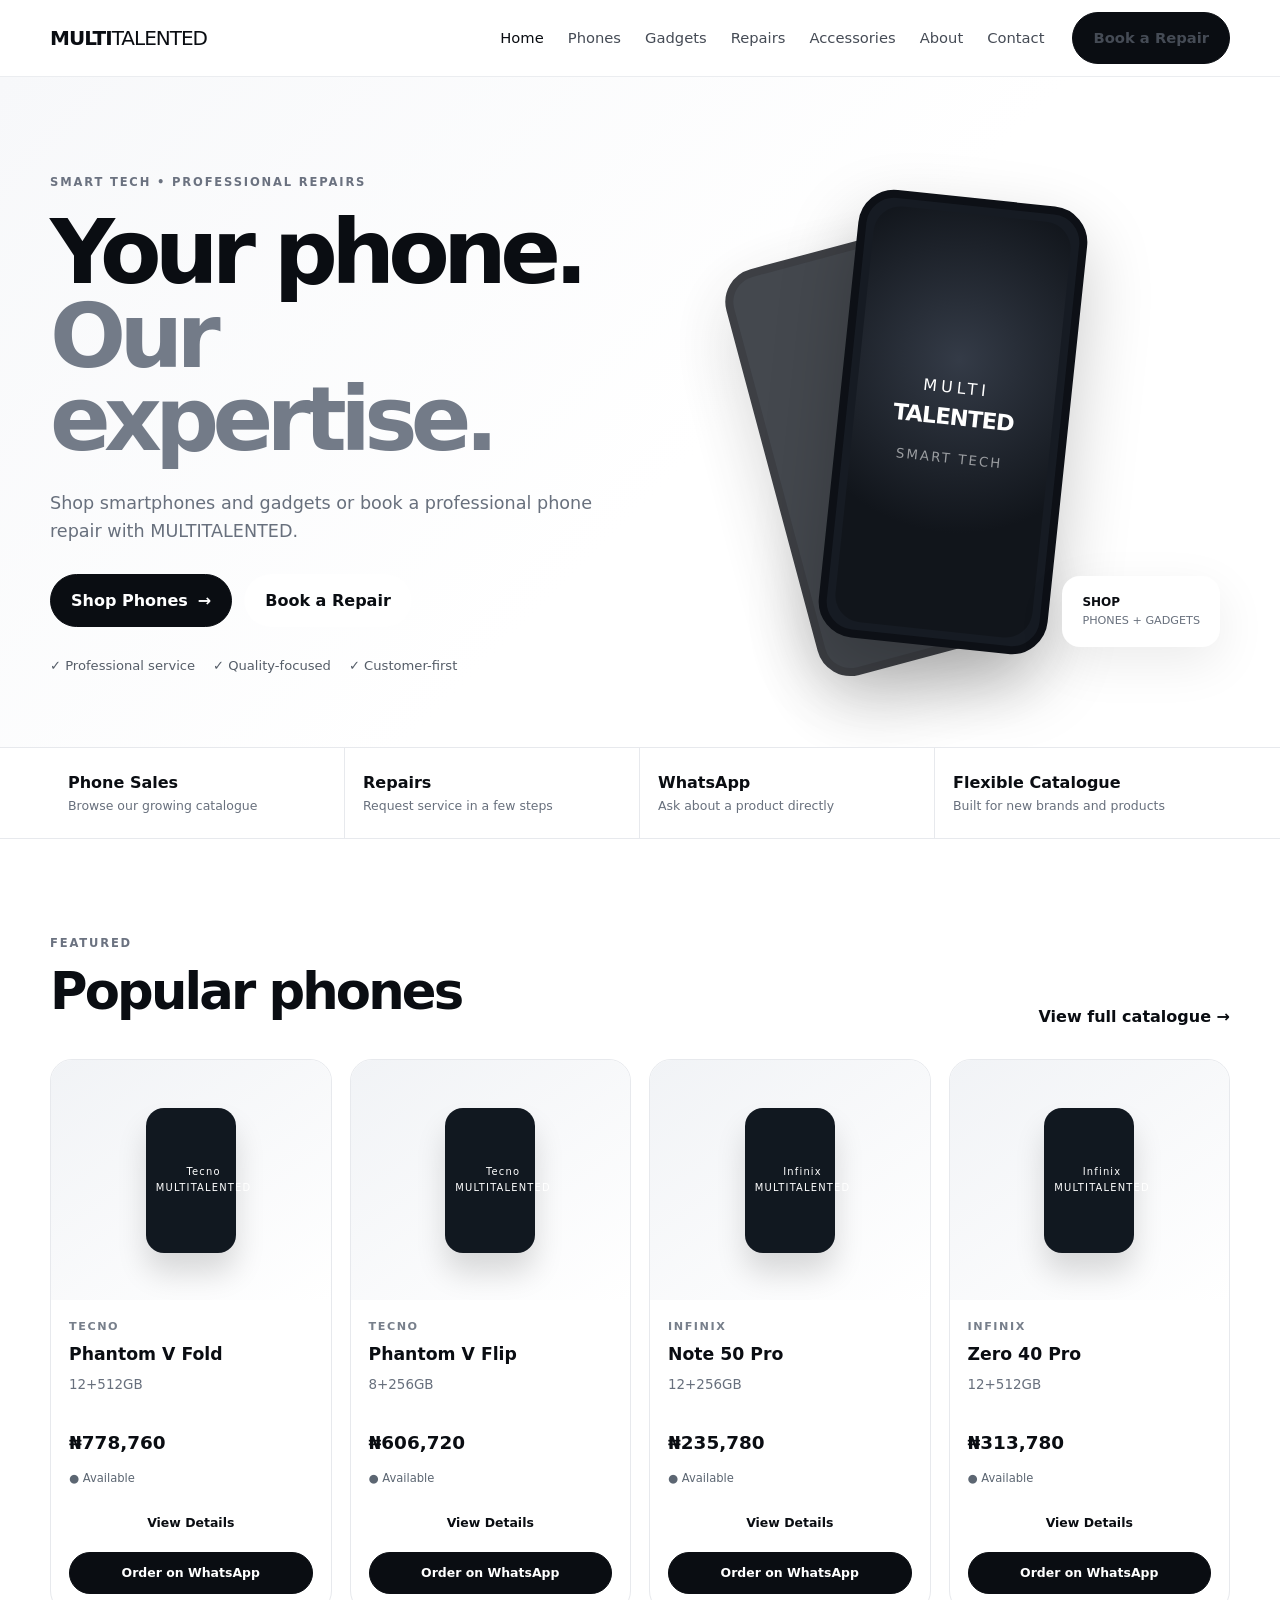
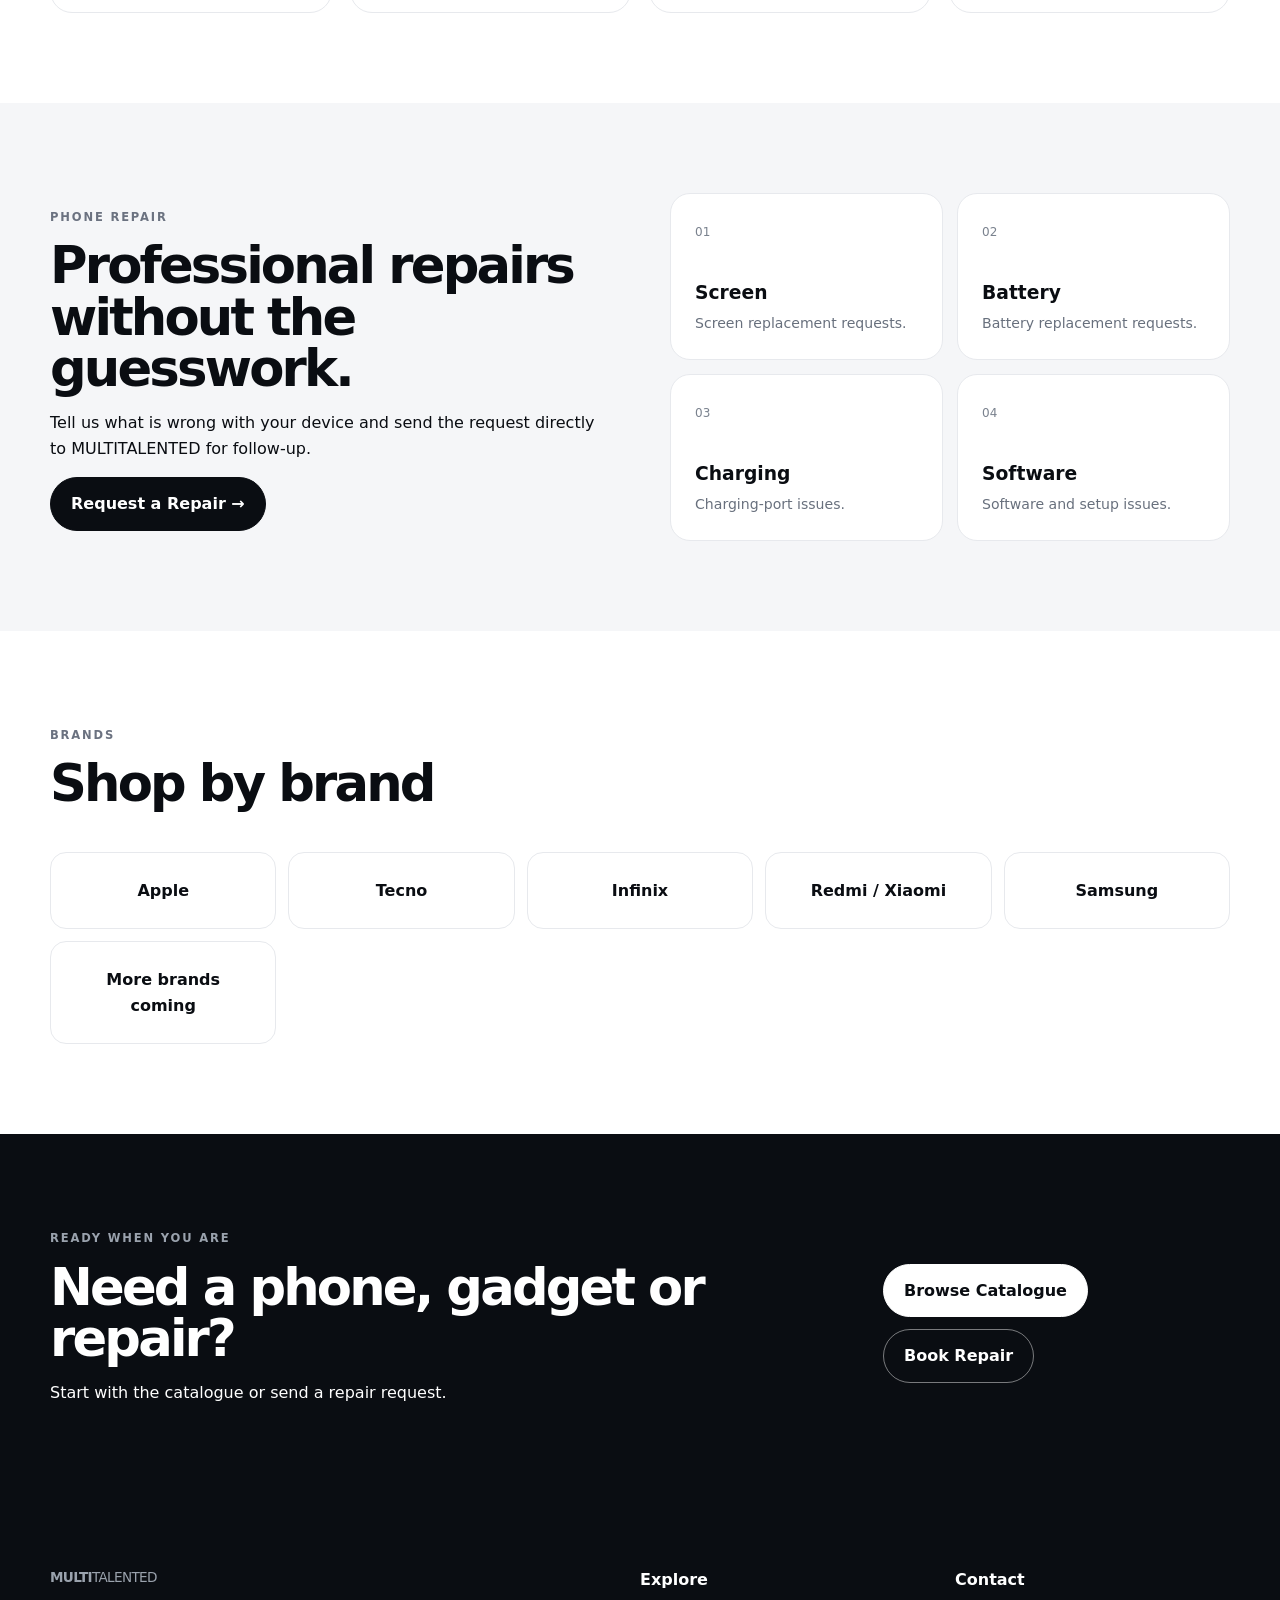
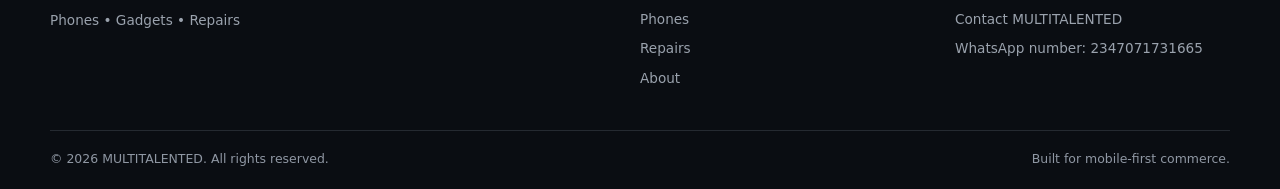
<file: index.html>
<!doctype html>
<html lang="en">
<head>
  <meta charset="utf-8">
  <meta name="viewport" content="width=device-width, initial-scale=1">
  <meta name="description" content="MULTITALENTED — premium smartphone sales, gadgets and professional phone repairs.">
  <title>MULTITALENTED | Phones, Gadgets & Repairs</title>
  <link rel="stylesheet" href="css/style.css">
  <link rel="stylesheet" href="css/responsive.css">
</head>
<body>
<header class="site-header">
  <div class="container nav-wrap">
    <a class="brand" href="index.html" aria-label="MULTITALENTED home">MULTI<span>TALENTED</span></a>
    <button class="menu-toggle" id="menuToggle" aria-label="Open navigation" aria-expanded="false">☰</button>
    <nav class="main-nav" id="mainNav">
      <a href="index.html" class="active">Home</a>
      <a href="shop.html">Phones</a>
      <a href="shop.html#gadgets">Gadgets</a>
      <a href="repairs.html">Repairs</a>
      <a href="shop.html#accessories">Accessories</a>
      <a href="about.html">About</a>
      <a href="contact.html">Contact</a>
      <a class="btn btn-dark nav-cta" href="repairs.html">Book a Repair</a>
    </nav>
  </div>
</header>

<main>
<section class="hero">
  <div class="container hero-grid">
    <div class="hero-copy">
      <span class="eyebrow">SMART TECH • PROFESSIONAL REPAIRS</span>
      <h1>Your phone.<br><em>Our expertise.</em></h1>
      <p>Shop smartphones and gadgets or book a professional phone repair with MULTITALENTED.</p>
      <div class="hero-actions">
        <a class="btn btn-dark" href="shop.html">Shop Phones <span>→</span></a>
        <a class="btn btn-light" href="repairs.html">Book a Repair</a>
      </div>
      <div class="hero-points">
        <span>✓ Professional service</span><span>✓ Quality-focused</span><span>✓ Customer-first</span>
      </div>
    </div>
    <div class="hero-visual">
      <div class="device device-back"></div>
      <div class="device device-front">
        <div class="device-screen">
          <span>MULTI</span>
          <strong>TALENTED</strong>
          <small>SMART TECH</small>
        </div>
      </div>
      <div class="hero-badge"><b>SHOP</b><span>PHONES + GADGETS</span></div>
    </div>
  </div>
</section>

<section class="trust-strip">
  <div class="container trust-grid">
    <div><b>Phone Sales</b><span>Browse our growing catalogue</span></div>
    <div><b>Repairs</b><span>Request service in a few steps</span></div>
    <div><b>WhatsApp</b><span>Ask about a product directly</span></div>
    <div><b>Flexible Catalogue</b><span>Built for new brands and products</span></div>
  </div>
</section>

<section class="section">
  <div class="container">
    <div class="section-head">
      <div><span class="eyebrow">FEATURED</span><h2>Popular phones</h2></div>
      <a class="text-link" href="shop.html">View full catalogue →</a>
    </div>
    <div class="product-grid" id="featuredProducts"></div>
  </div>
</section>

<section class="section section-soft" id="repairs">
  <div class="container split">
    <div>
      <span class="eyebrow">PHONE REPAIR</span>
      <h2>Professional repairs without the guesswork.</h2>
      <p>Tell us what is wrong with your device and send the request directly to MULTITALENTED for follow-up.</p>
      <a class="btn btn-dark" href="repairs.html">Request a Repair →</a>
    </div>
    <div class="service-grid">
      <article class="service-card"><span>01</span><h3>Screen</h3><p>Screen replacement requests.</p></article>
      <article class="service-card"><span>02</span><h3>Battery</h3><p>Battery replacement requests.</p></article>
      <article class="service-card"><span>03</span><h3>Charging</h3><p>Charging-port issues.</p></article>
      <article class="service-card"><span>04</span><h3>Software</h3><p>Software and setup issues.</p></article>
    </div>
  </div>
</section>

<section class="section">
  <div class="container">
    <div class="section-head">
      <div><span class="eyebrow">BRANDS</span><h2>Shop by brand</h2></div>
    </div>
    <div class="brand-grid">
      <a href="shop.html?brand=Apple">Apple</a>
      <a href="shop.html?brand=Tecno">Tecno</a>
      <a href="shop.html?brand=Infinix">Infinix</a>
      <a href="shop.html?brand=Xiaomi">Redmi / Xiaomi</a>
      <a href="shop.html?brand=Samsung">Samsung</a>
      <a href="shop.html">More brands coming</a>
    </div>
  </div>
</section>

<section class="section dark-section">
  <div class="container cta-grid">
    <div><span class="eyebrow">READY WHEN YOU ARE</span><h2>Need a phone, gadget or repair?</h2><p>Start with the catalogue or send a repair request.</p></div>
    <div class="hero-actions"><a class="btn btn-light" href="shop.html">Browse Catalogue</a><a class="btn btn-outline-light" href="repairs.html">Book Repair</a></div>
  </div>
</section>
</main>

<footer class="site-footer">
  <div class="container footer-grid">
    <div><a class="brand footer-brand" href="index.html">MULTI<span>TALENTED</span></a><p>Phones • Gadgets • Repairs</p></div>
    <div><h4>Explore</h4><a href="shop.html">Phones</a><a href="repairs.html">Repairs</a><a href="about.html">About</a></div>
    <div><h4>Contact</h4><a href="contact.html">Contact MULTITALENTED</a><span>WhatsApp number: 2347071731665</span></div>
  </div>
  <div class="container footer-bottom"><span>© <span id="year"></span> MULTITALENTED. All rights reserved.</span><span>Built for mobile-first commerce.</span></div>
</footer>
<script src="js/products.js"></script>
<script src="js/whatsapp.js"></script>
<script src="js/cart.js"></script>
<script src="js/main.js"></script>
</body>
</html>
</file>
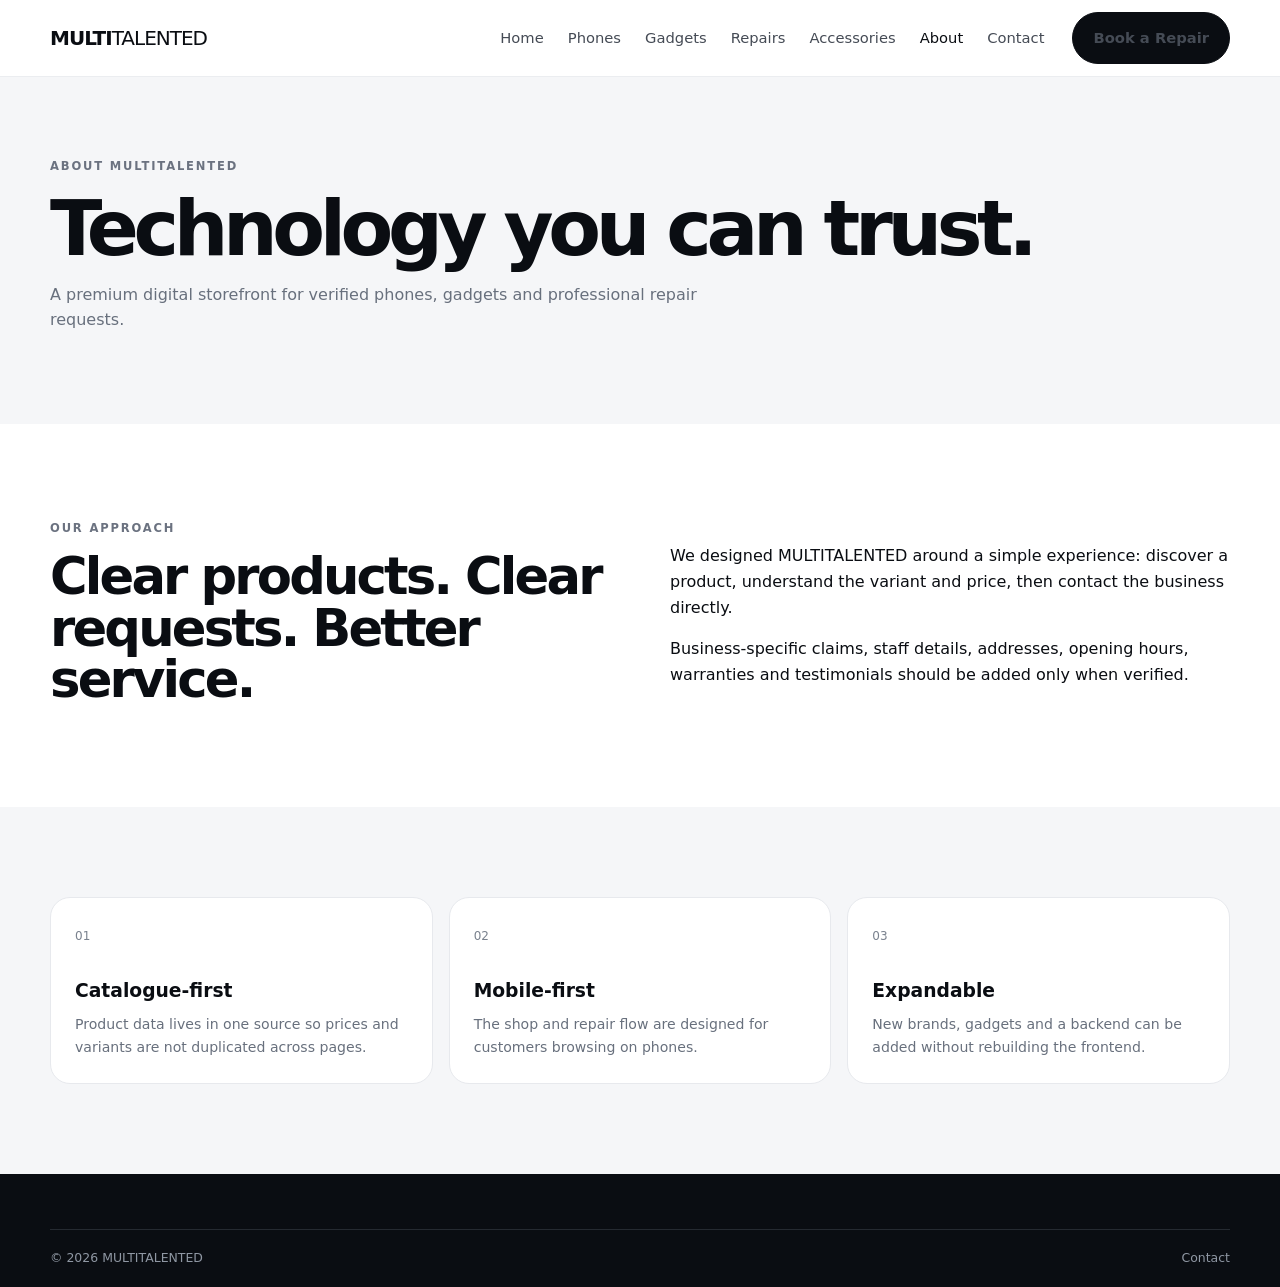
<file: about.html>
<!doctype html>
<html lang="en"><head><meta charset="utf-8"><meta name="viewport" content="width=device-width,initial-scale=1">
<meta name="description" content="About MULTITALENTED — smartphones, gadgets and phone repairs."><title>About | MULTITALENTED</title>
<link rel="stylesheet" href="css/style.css"><link rel="stylesheet" href="css/responsive.css"></head>
<body>
<header class="site-header"><div class="container nav-wrap"><a class="brand" href="index.html">MULTI<span>TALENTED</span></a><button class="menu-toggle" id="menuToggle" aria-label="Open navigation" aria-expanded="false">☰</button>
<nav class="main-nav" id="mainNav"><a href="index.html">Home</a><a href="shop.html">Phones</a><a href="shop.html#gadgets">Gadgets</a><a href="repairs.html">Repairs</a><a href="shop.html#accessories">Accessories</a><a class="active" href="about.html">About</a><a href="contact.html">Contact</a><a class="btn btn-dark nav-cta" href="repairs.html">Book a Repair</a></nav></div></header>
<main><section class="page-hero"><div class="container"><span class="eyebrow">ABOUT MULTITALENTED</span><h1>Technology you can trust.</h1><p>A premium digital storefront for verified phones, gadgets and professional repair requests.</p></div></section>
<section class="section"><div class="container split"><div><span class="eyebrow">OUR APPROACH</span><h2>Clear products. Clear requests. Better service.</h2></div><div><p>We designed MULTITALENTED around a simple experience: discover a product, understand the variant and price, then contact the business directly.</p><p>Business-specific claims, staff details, addresses, opening hours, warranties and testimonials should be added only when verified.</p></div></div></section>
<section class="section section-soft"><div class="container"><div class="benefit-grid"><article><span>01</span><h3>Catalogue-first</h3><p>Product data lives in one source so prices and variants are not duplicated across pages.</p></article><article><span>02</span><h3>Mobile-first</h3><p>The shop and repair flow are designed for customers browsing on phones.</p></article><article><span>03</span><h3>Expandable</h3><p>New brands, gadgets and a backend can be added without rebuilding the frontend.</p></article></div></div></section></main>
<footer class="site-footer"><div class="container footer-bottom"><span>© <span id="year"></span> MULTITALENTED</span><a href="contact.html">Contact</a></div></footer>
<script src="js/main.js"></script></body></html>
</file>
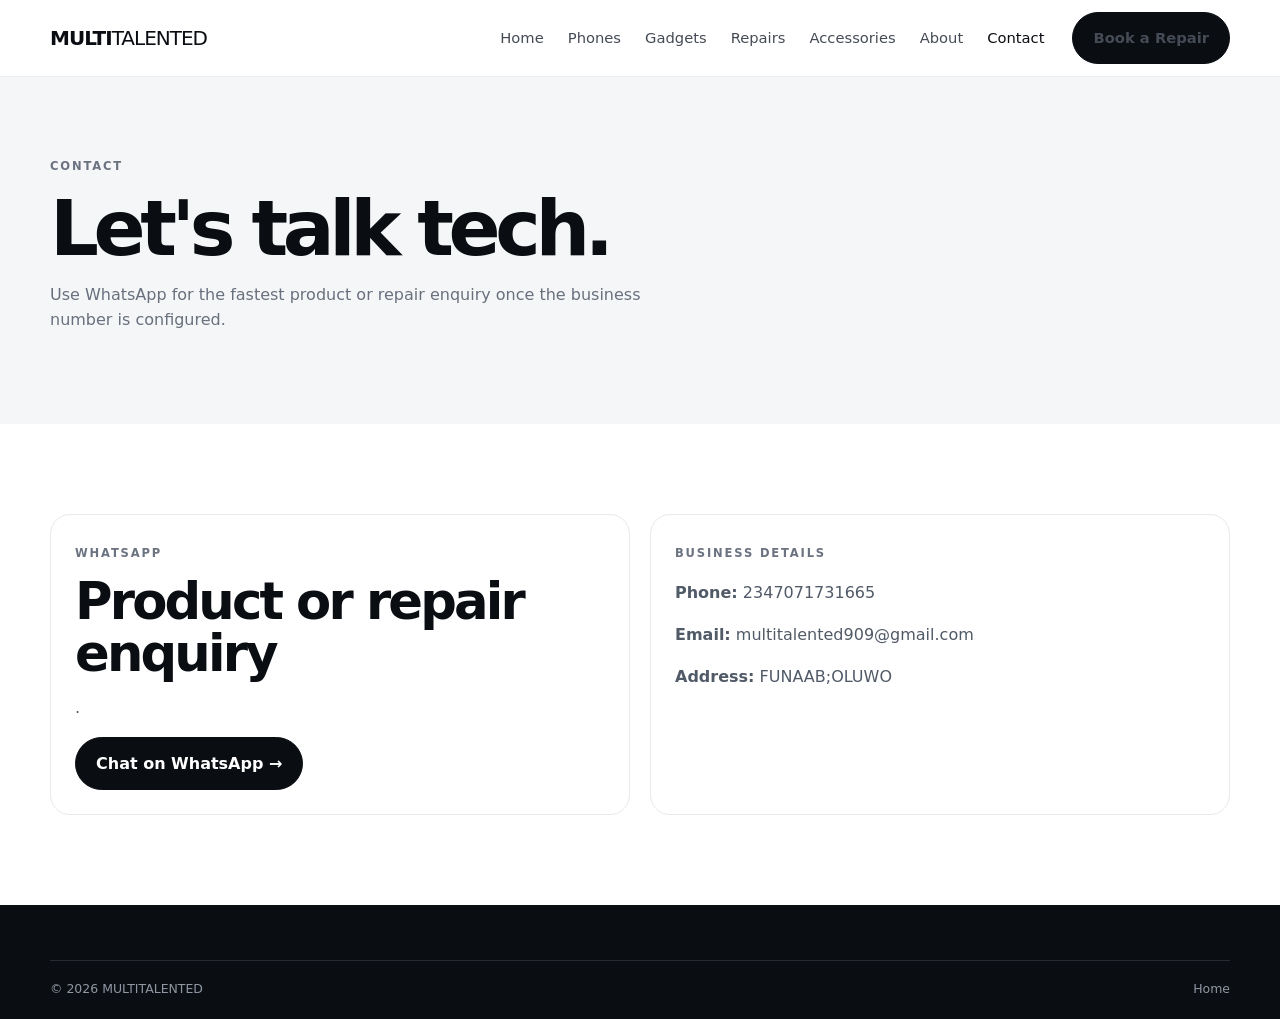
<file: contact.html>
<!doctype html>
<html lang="en"><head><meta charset="utf-8"><meta name="viewport" content="width=device-width,initial-scale=1">
<meta name="description" content="Contact MULTITALENTED for phone sales, gadgets and repairs."><title>Contact | MULTITALENTED</title>
<link rel="stylesheet" href="css/style.css"><link rel="stylesheet" href="css/responsive.css"></head>
<body>
<header class="site-header"><div class="container nav-wrap"><a class="brand" href="index.html">MULTI<span>TALENTED</span></a><button class="menu-toggle" id="menuToggle" aria-label="Open navigation" aria-expanded="false">☰</button>
<nav class="main-nav" id="mainNav"><a href="index.html">Home</a><a href="shop.html">Phones</a><a href="shop.html#gadgets">Gadgets</a><a href="repairs.html">Repairs</a><a href="shop.html#accessories">Accessories</a><a href="about.html">About</a><a class="active" href="contact.html">Contact</a><a class="btn btn-dark nav-cta" href="repairs.html">Book a Repair</a></nav></div></header>
<main><section class="page-hero"><div class="container"><span class="eyebrow">CONTACT</span><h1>Let's talk tech.</h1><p>Use WhatsApp for the fastest product or repair enquiry once the business number is configured.</p></div></section>
<section class="section"><div class="container contact-grid"><div class="contact-card"><span class="eyebrow">WHATSAPP</span><h2>Product or repair enquiry</h2><p> <code></code>.</p><button class="btn btn-dark" id="generalWhatsapp">Chat on WhatsApp →</button></div>
<div class="contact-card"><span class="eyebrow">BUSINESS DETAILS</span><h2></h2><p><strong>Phone:</strong> 2347071731665</p><p><strong>Email:</strong> multitalented909@gmail.com</p><p><strong>Address:</strong> FUNAAB;OLUWO</p><p class="muted"></p></div></div></section></main>
<footer class="site-footer"><div class="container footer-bottom"><span>© <span id="year"></span> MULTITALENTED</span><a href="index.html">Home</a></div></footer>
<script src="js/whatsapp.js"></script><script src="js/main.js"></script></body></html>
</file>
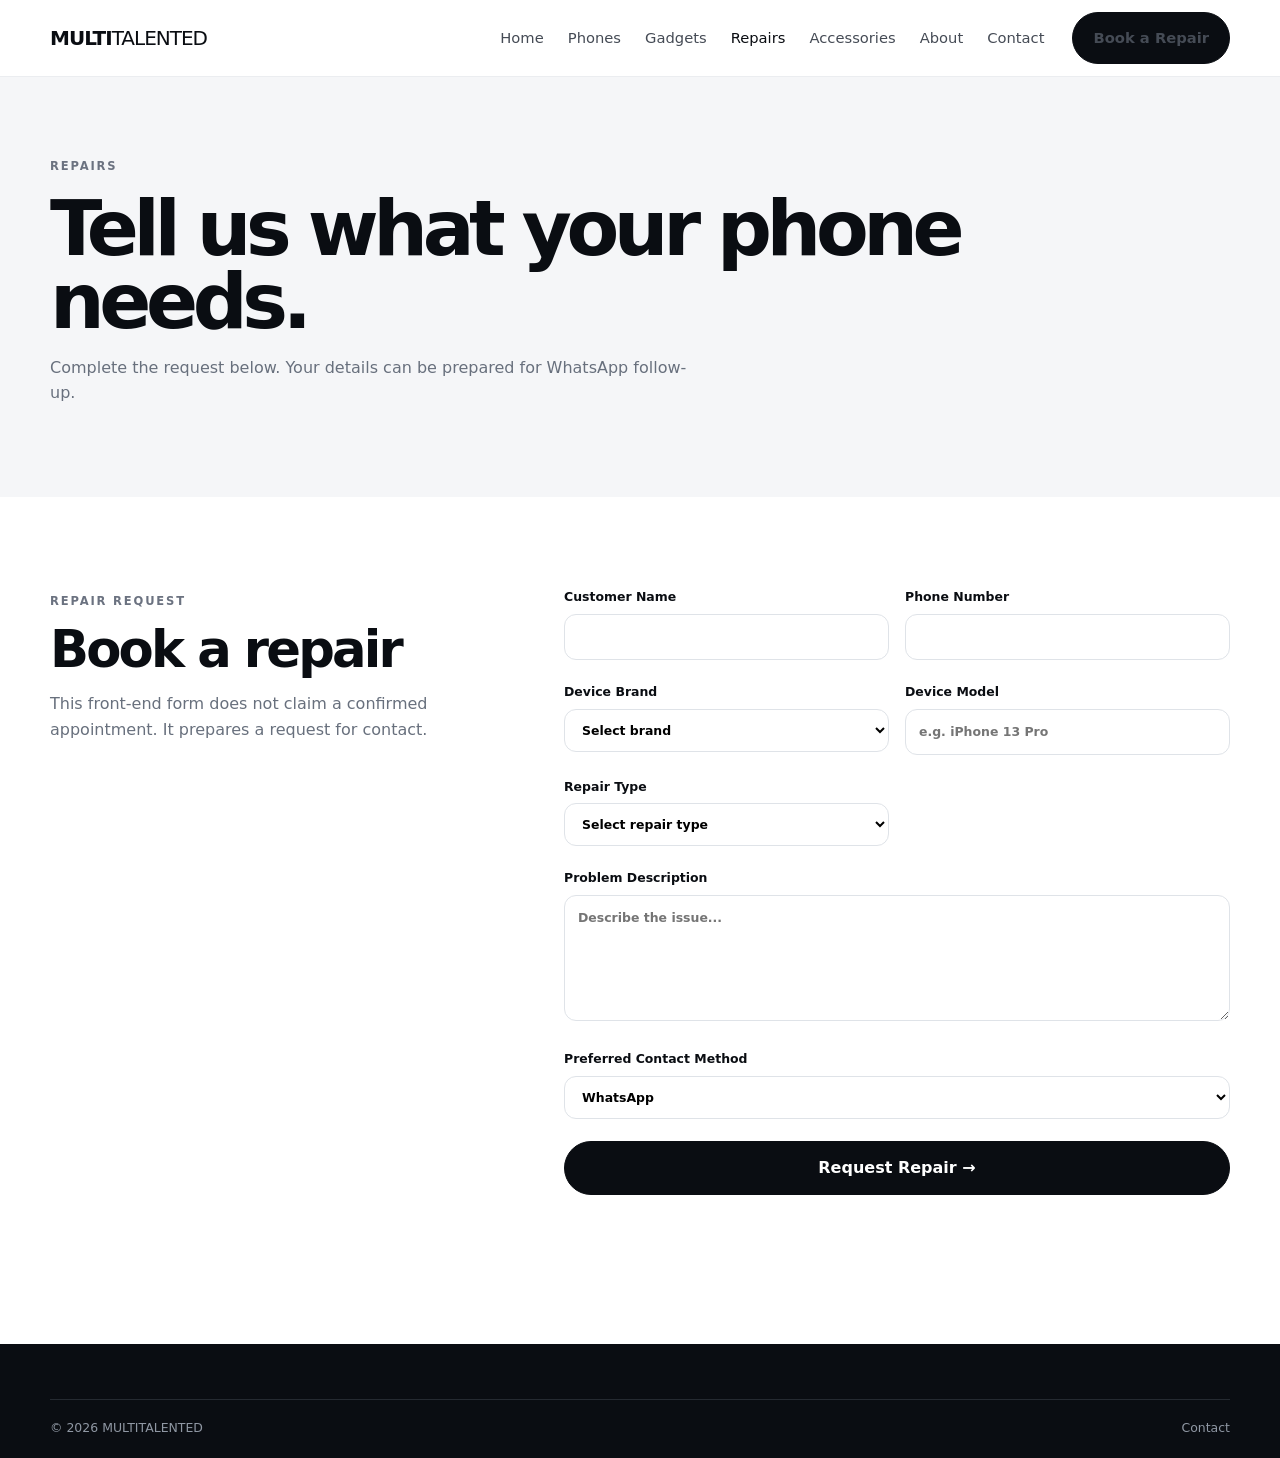
<file: repairs.html>
<!doctype html>
<html lang="en"><head><meta charset="utf-8"><meta name="viewport" content="width=device-width,initial-scale=1">
<meta name="description" content="Request a phone repair from MULTITALENTED."><title>Phone Repairs | MULTITALENTED</title>
<link rel="stylesheet" href="css/style.css"><link rel="stylesheet" href="css/responsive.css"></head>
<body>
<header class="site-header"><div class="container nav-wrap"><a class="brand" href="index.html">MULTI<span>TALENTED</span></a><button class="menu-toggle" id="menuToggle" aria-label="Open navigation" aria-expanded="false">☰</button>
<nav class="main-nav" id="mainNav"><a href="index.html">Home</a><a href="shop.html">Phones</a><a href="shop.html#gadgets">Gadgets</a><a class="active" href="repairs.html">Repairs</a><a href="shop.html#accessories">Accessories</a><a href="about.html">About</a><a href="contact.html">Contact</a><a class="btn btn-dark nav-cta" href="repairs.html">Book a Repair</a></nav></div></header>
<main><section class="page-hero"><div class="container"><span class="eyebrow">REPAIRS</span><h1>Tell us what your phone needs.</h1><p>Complete the request below. Your details can be prepared for WhatsApp follow-up.</p></div></section>
<section class="section"><div class="container form-layout"><div><span class="eyebrow">REPAIR REQUEST</span><h2>Book a repair</h2><p class="muted">This front-end form does not claim a confirmed appointment. It prepares a request for contact.</p></div>
<form class="pro-form" id="repairForm">
<label>Customer Name<input required name="name" autocomplete="name"></label>
<label>Phone Number<input required name="phone" type="tel" autocomplete="tel"></label>
<label>Device Brand<select required name="brand"><option value="">Select brand</option><option>Apple</option><option>Samsung</option><option>Tecno</option><option>Infinix</option><option>Xiaomi / Redmi</option><option>Other</option></select></label>
<label>Device Model<input required name="model" placeholder="e.g. iPhone 13 Pro"></label>
<label>Repair Type<select required name="repairType"><option value="">Select repair type</option><option>Screen Replacement</option><option>Battery Replacement</option><option>Charging Port</option><option>Camera Repair</option><option>Speaker/Microphone</option><option>Software Issue</option><option>Water Damage</option><option>Other</option></select></label>
<label>Problem Description<textarea required name="problem" rows="5" placeholder="Describe the issue..."></textarea></label>
<label>Preferred Contact Method<select name="contactMethod"><option>WhatsApp</option><option>Phone Call</option><option>SMS</option></select></label>
<button class="btn btn-dark" type="submit">Request Repair →</button>
<p id="repairStatus" class="form-status" role="status"></p>
</form></div></section></main>
<footer class="site-footer"><div class="container footer-bottom"><span>© <span id="year"></span> MULTITALENTED</span><a href="contact.html">Contact</a></div></footer>
<script src="js/whatsapp.js"></script><script src="js/repairs.js"></script><script src="js/main.js"></script>
</body></html>
</file>
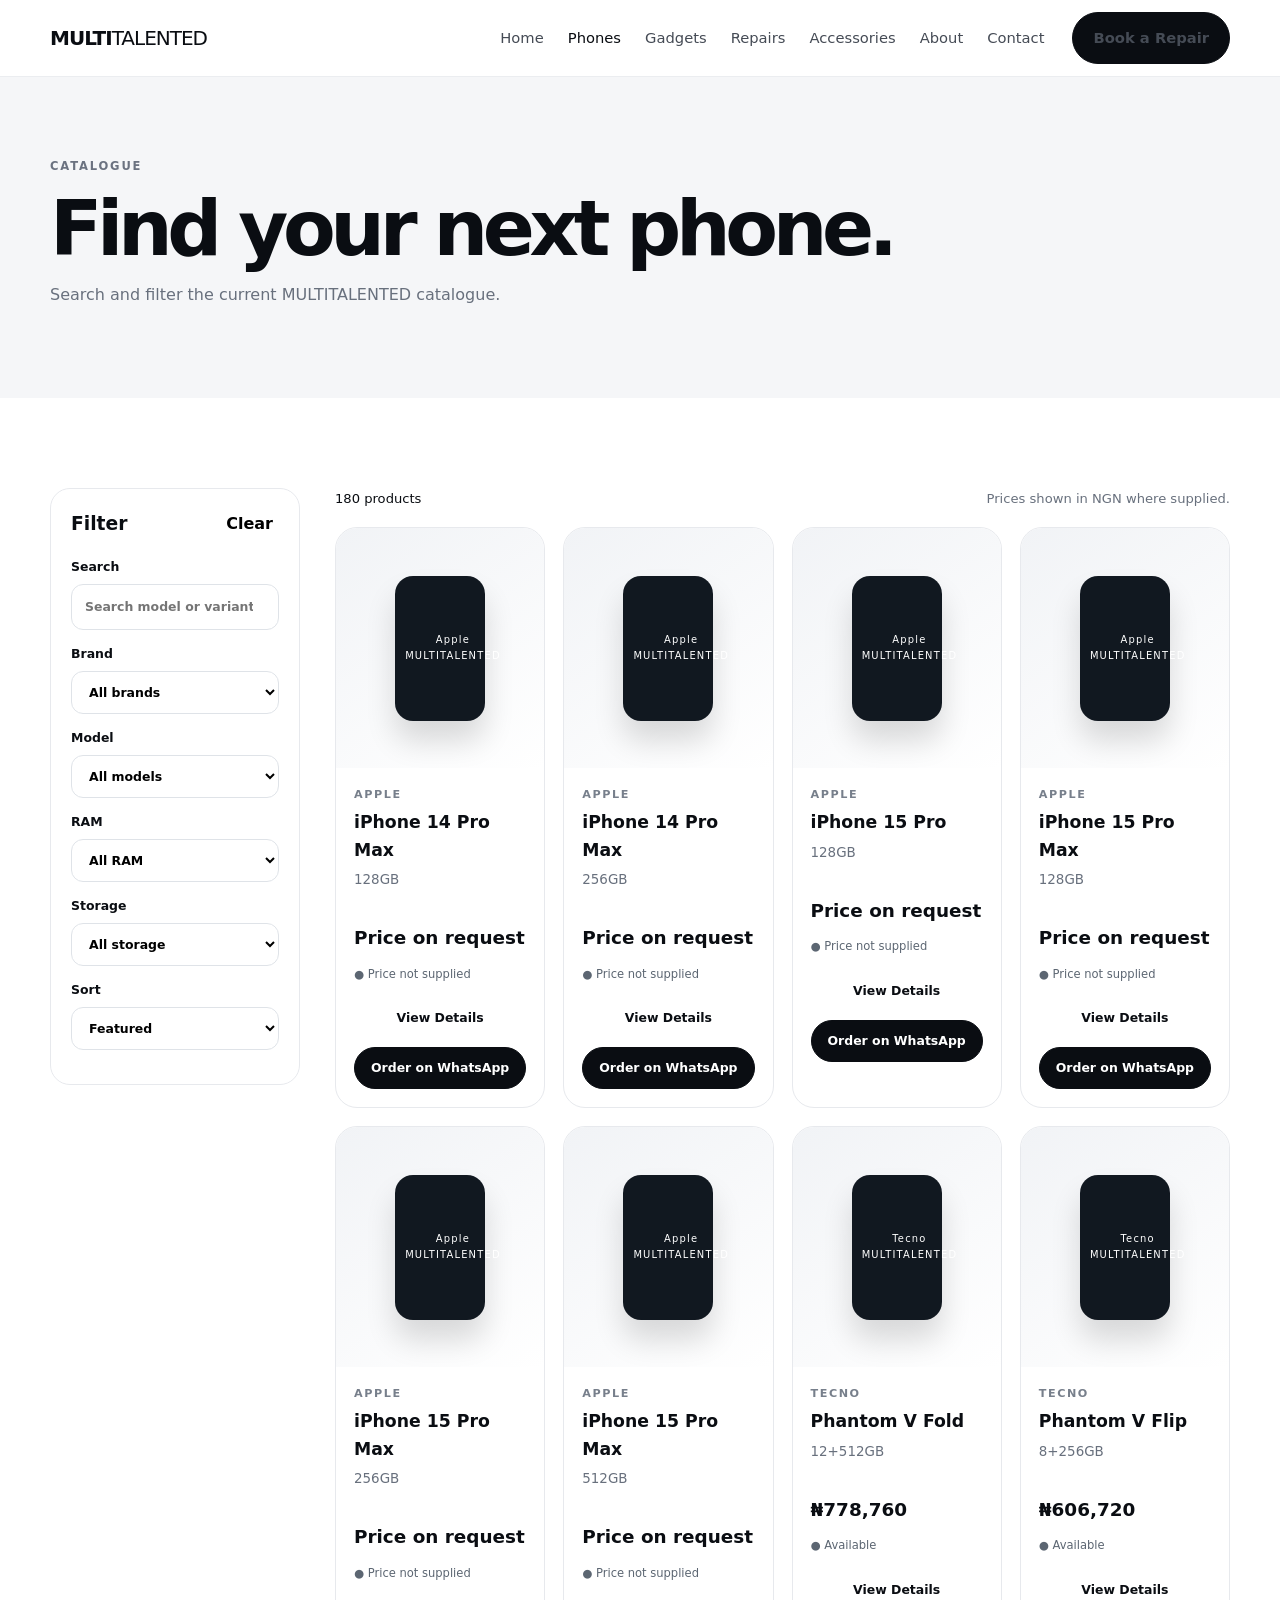
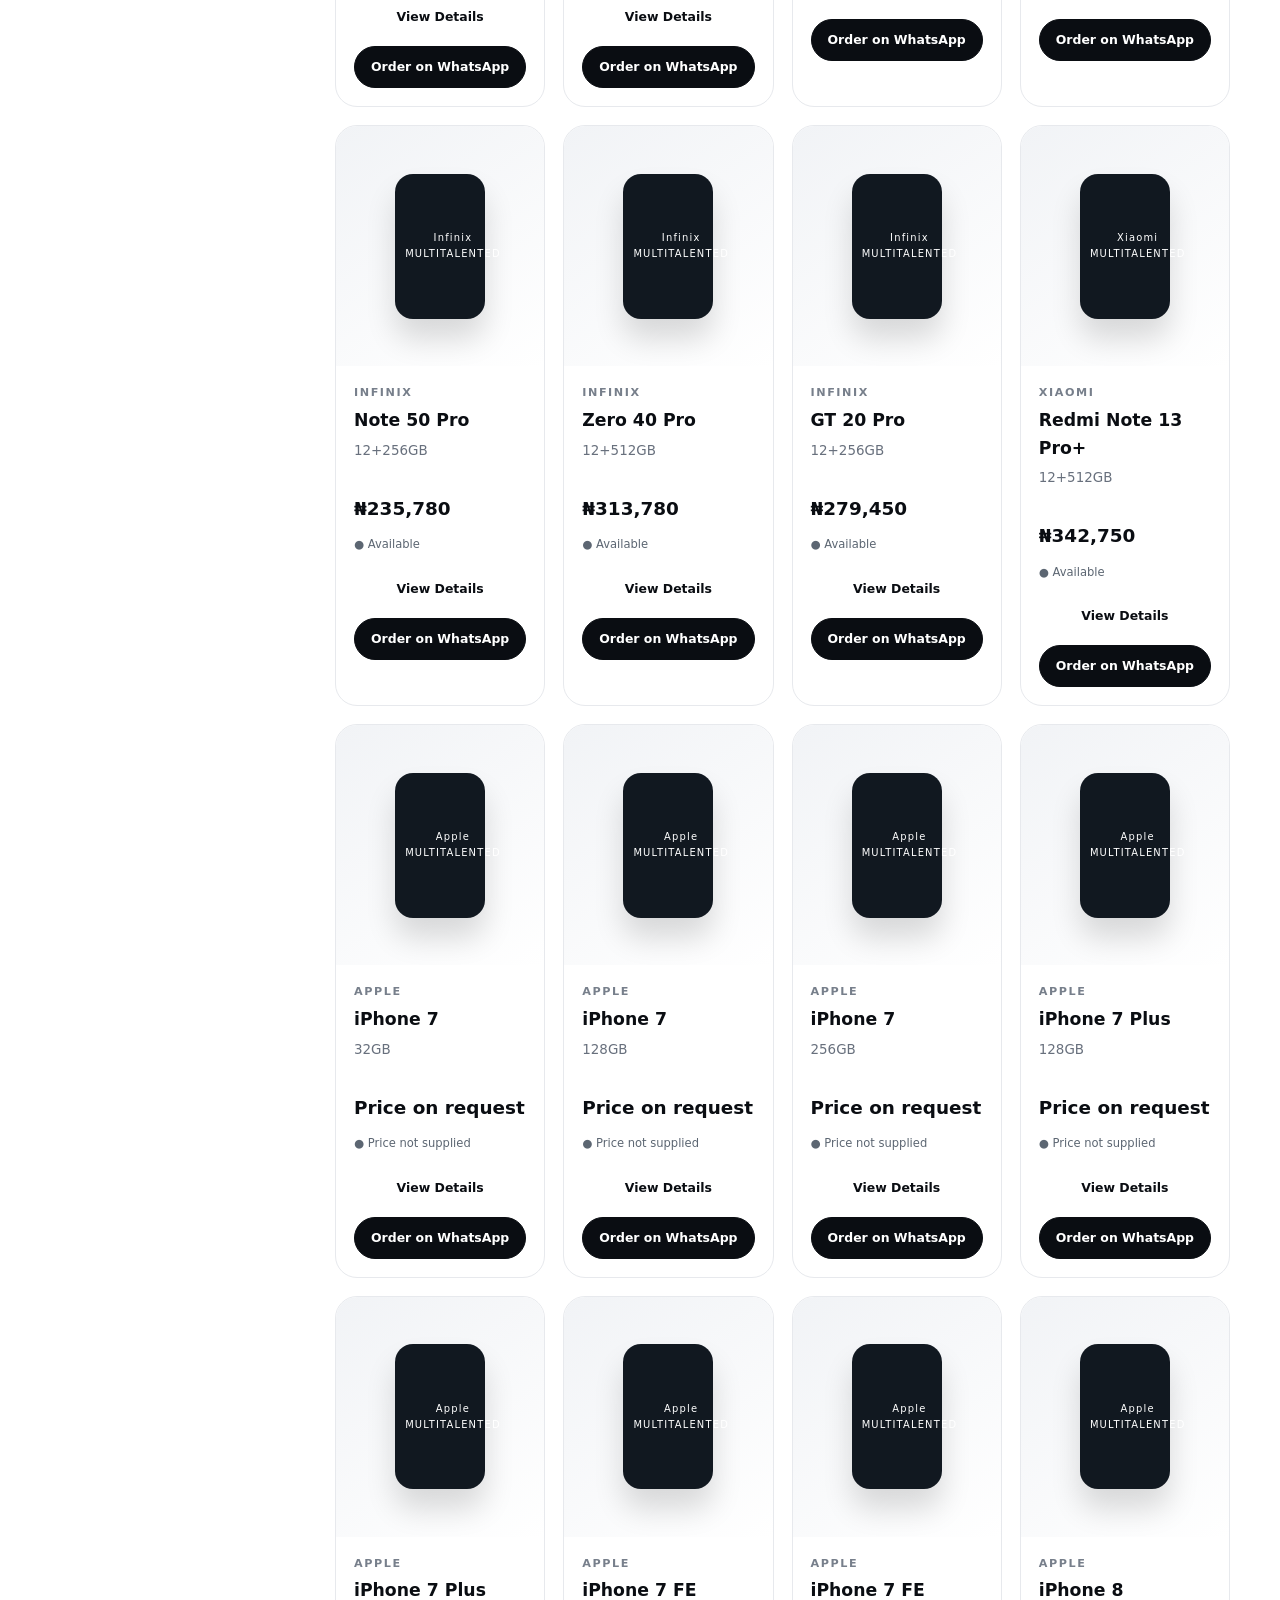
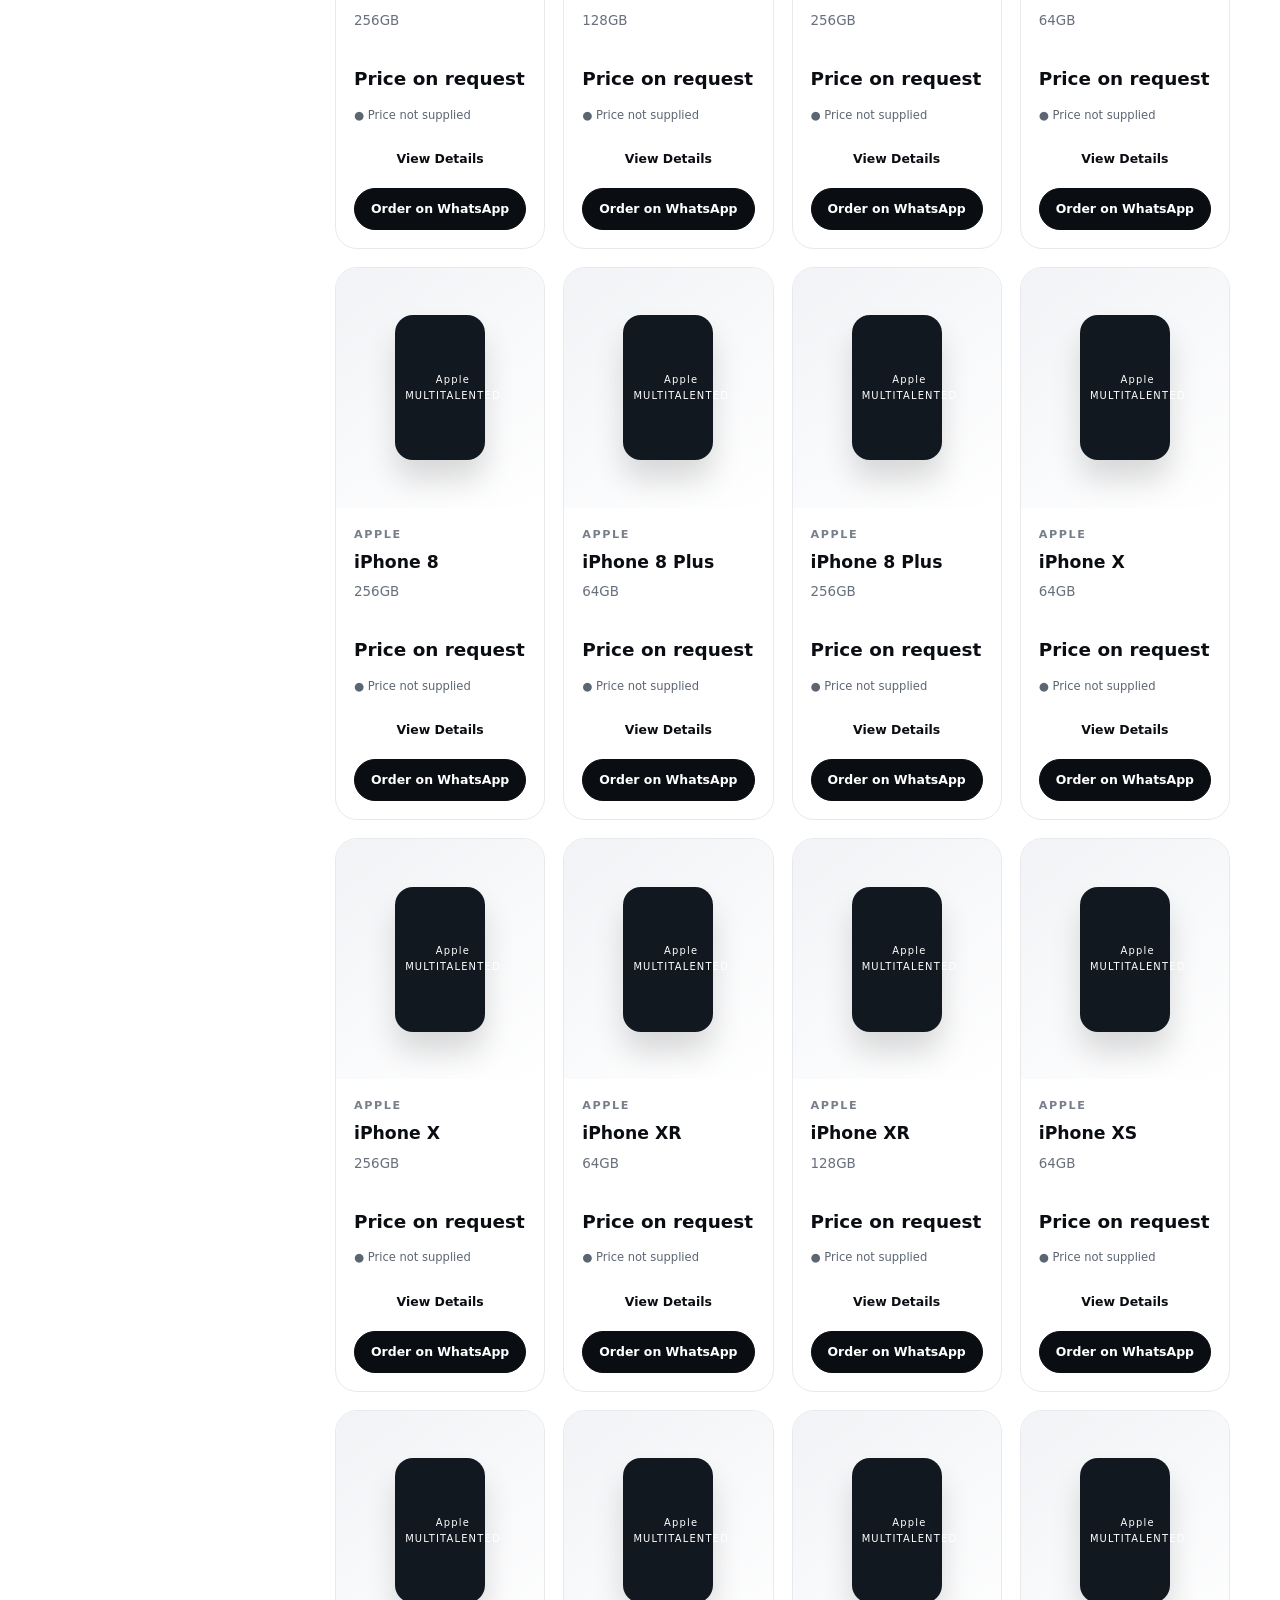
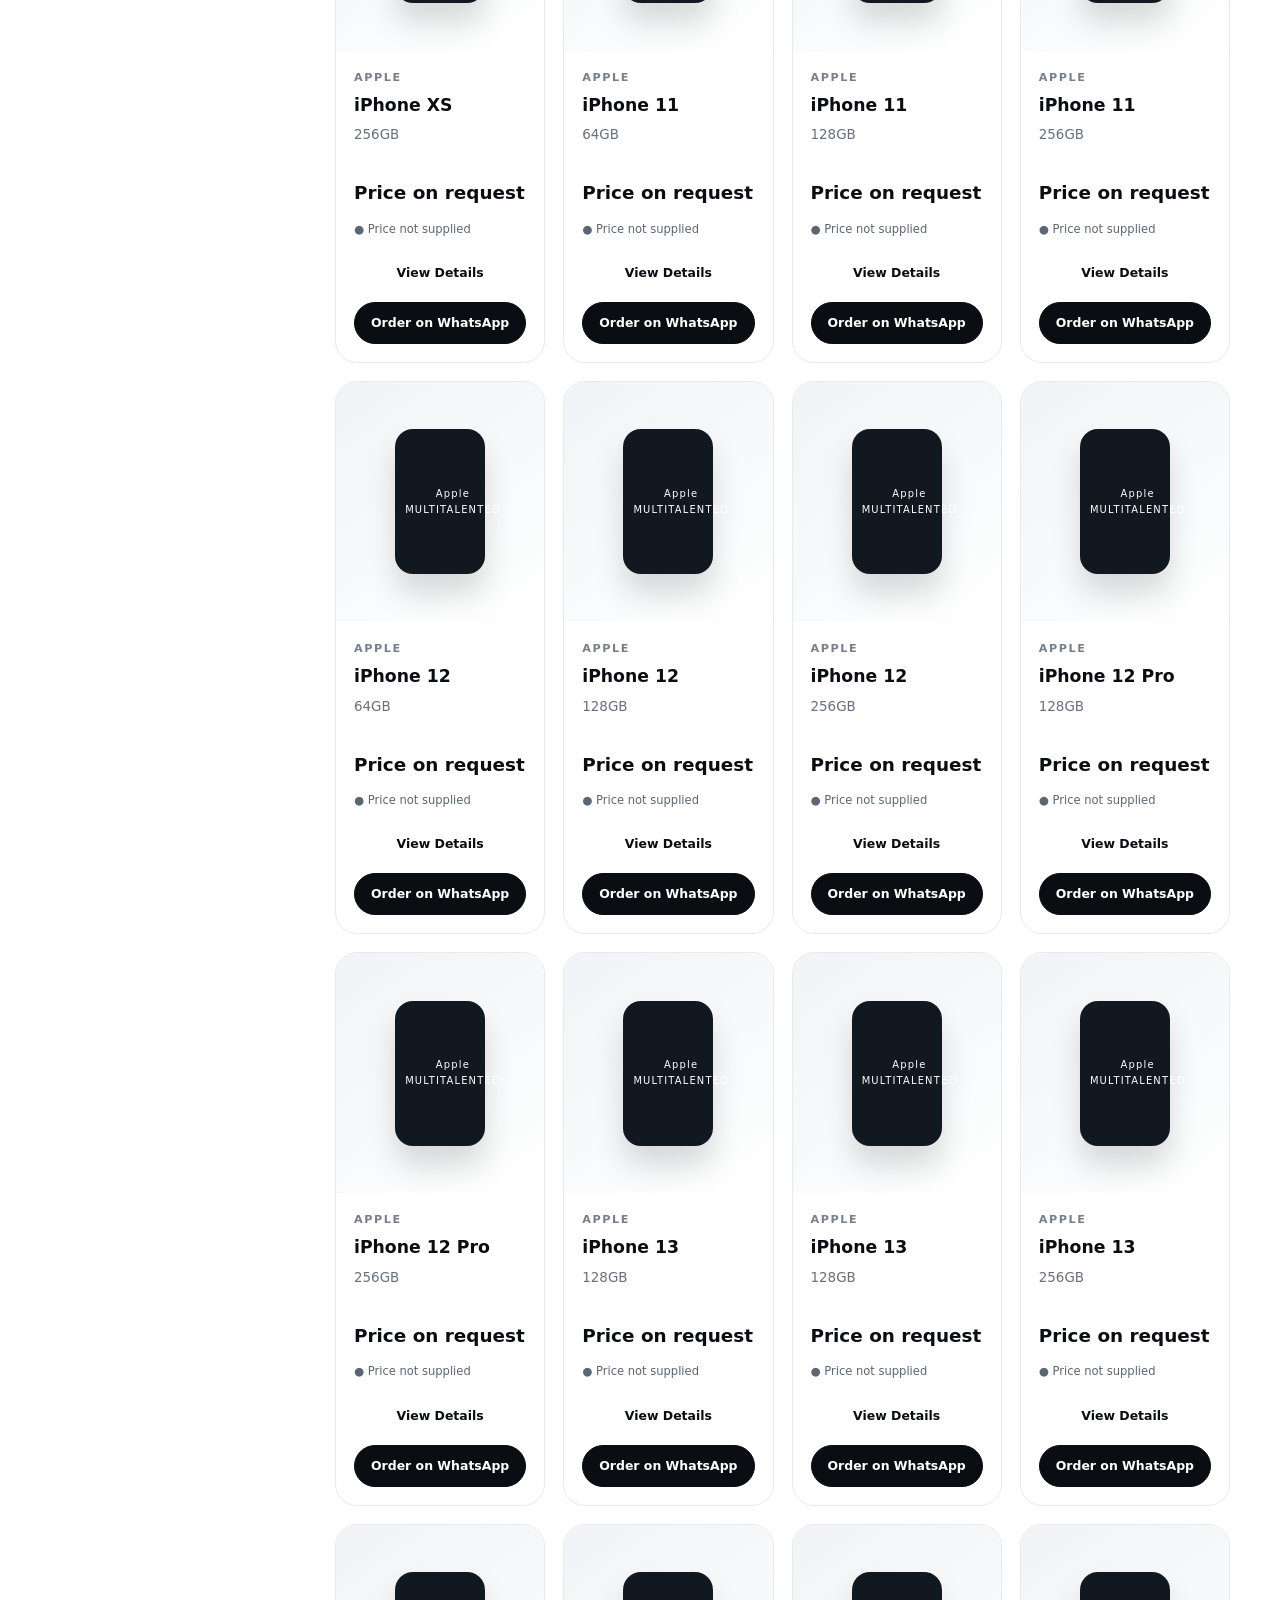
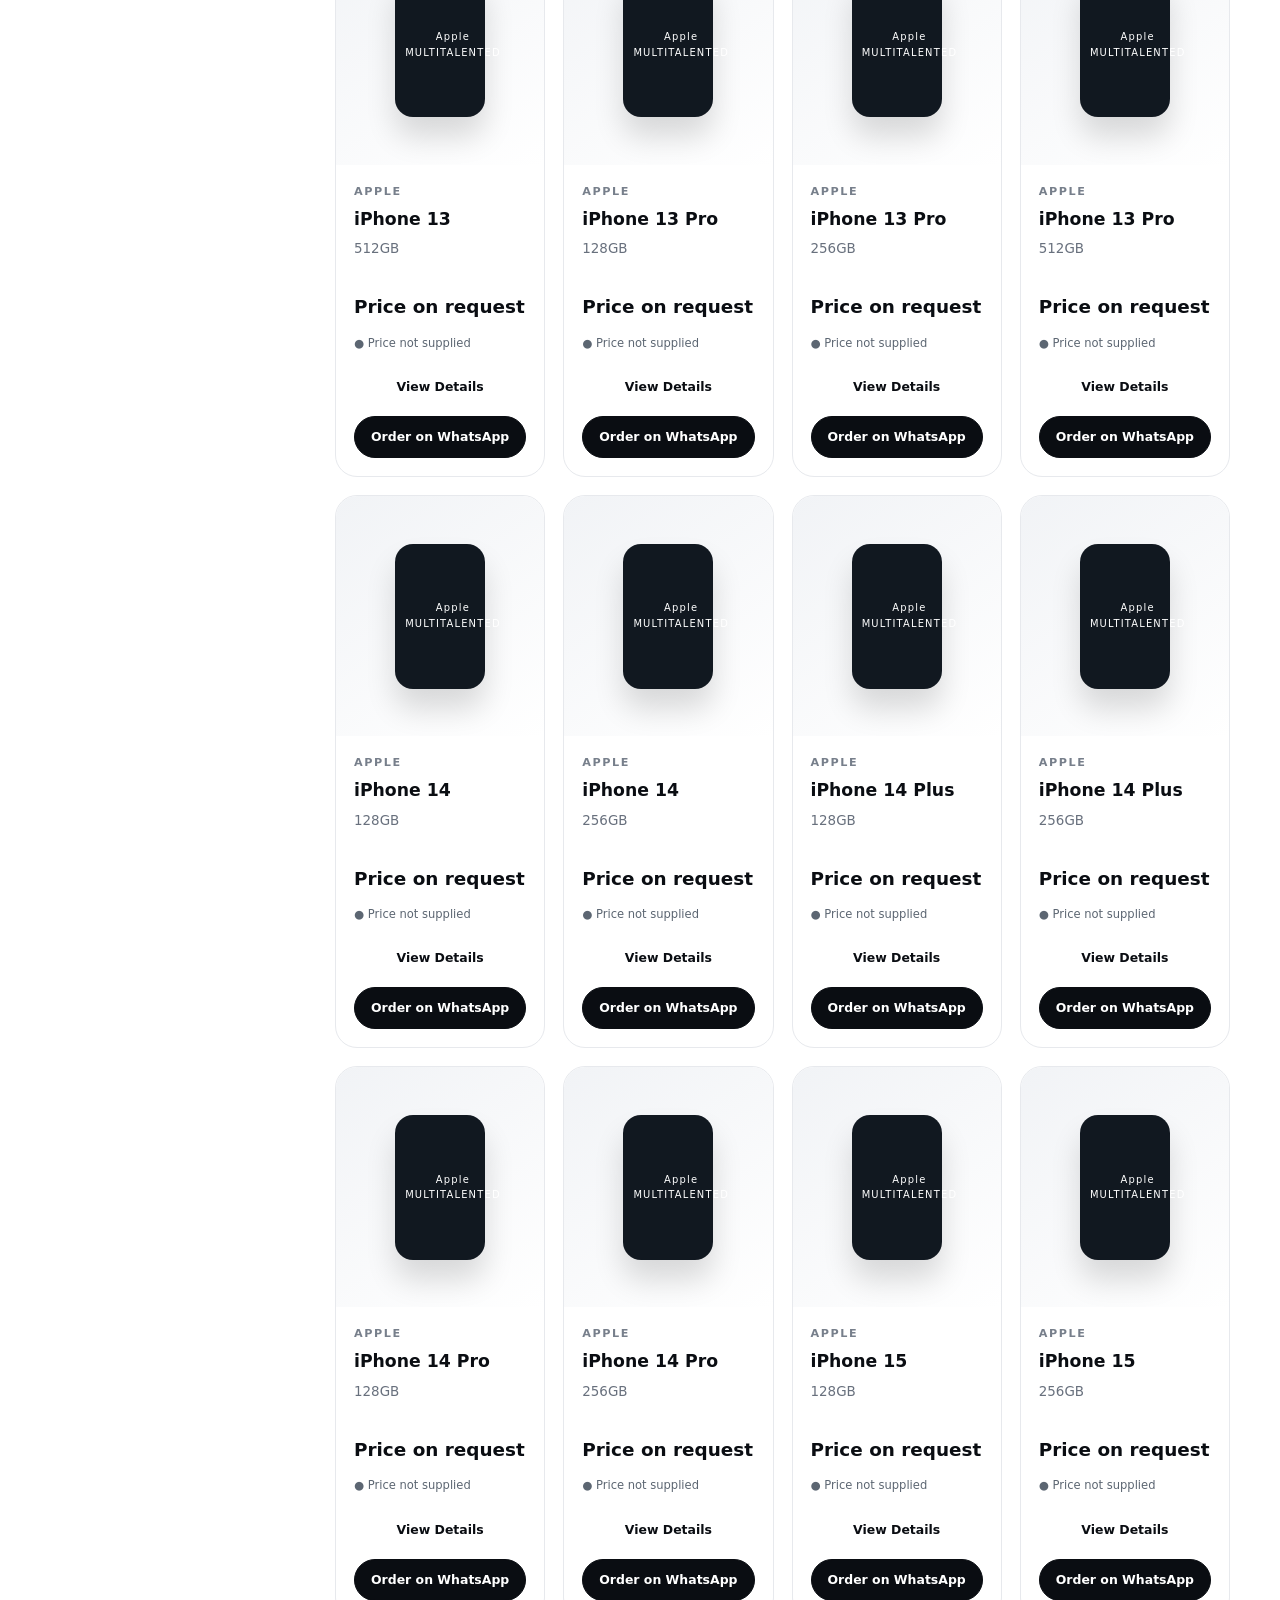
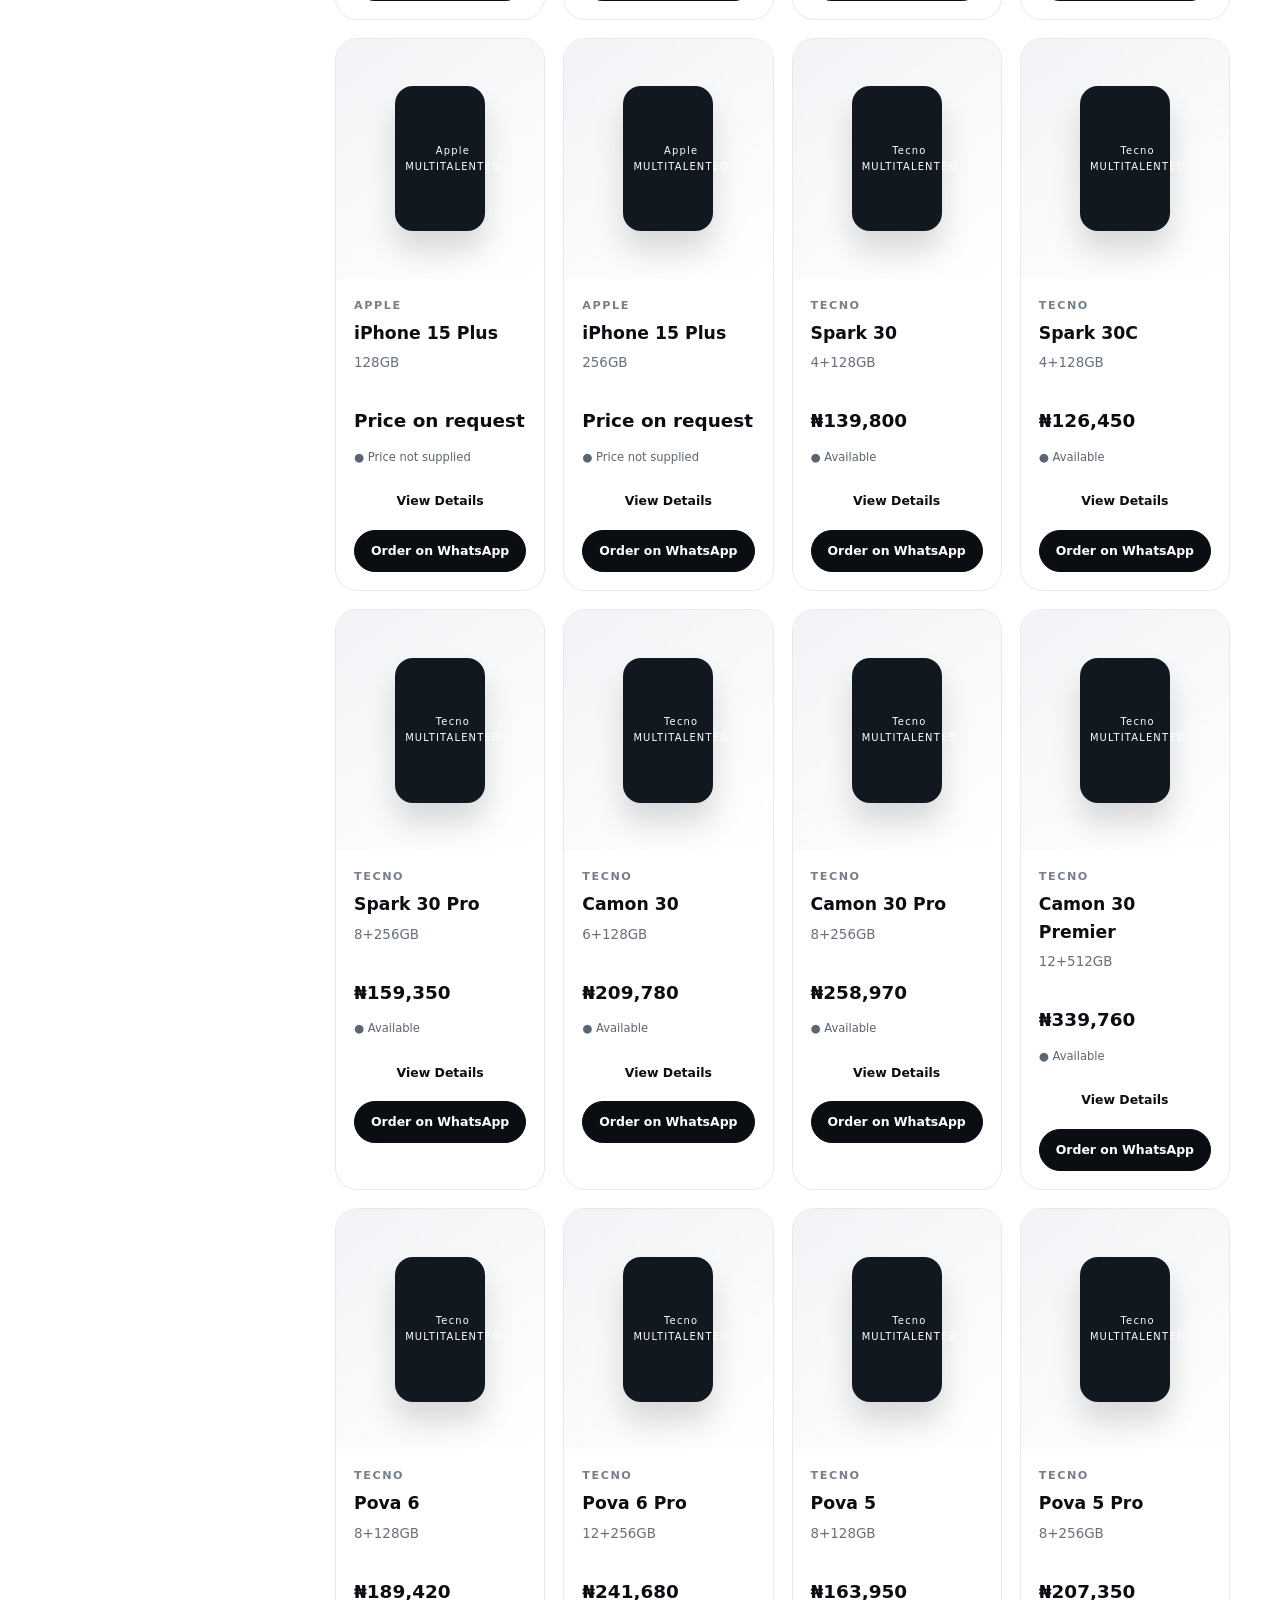
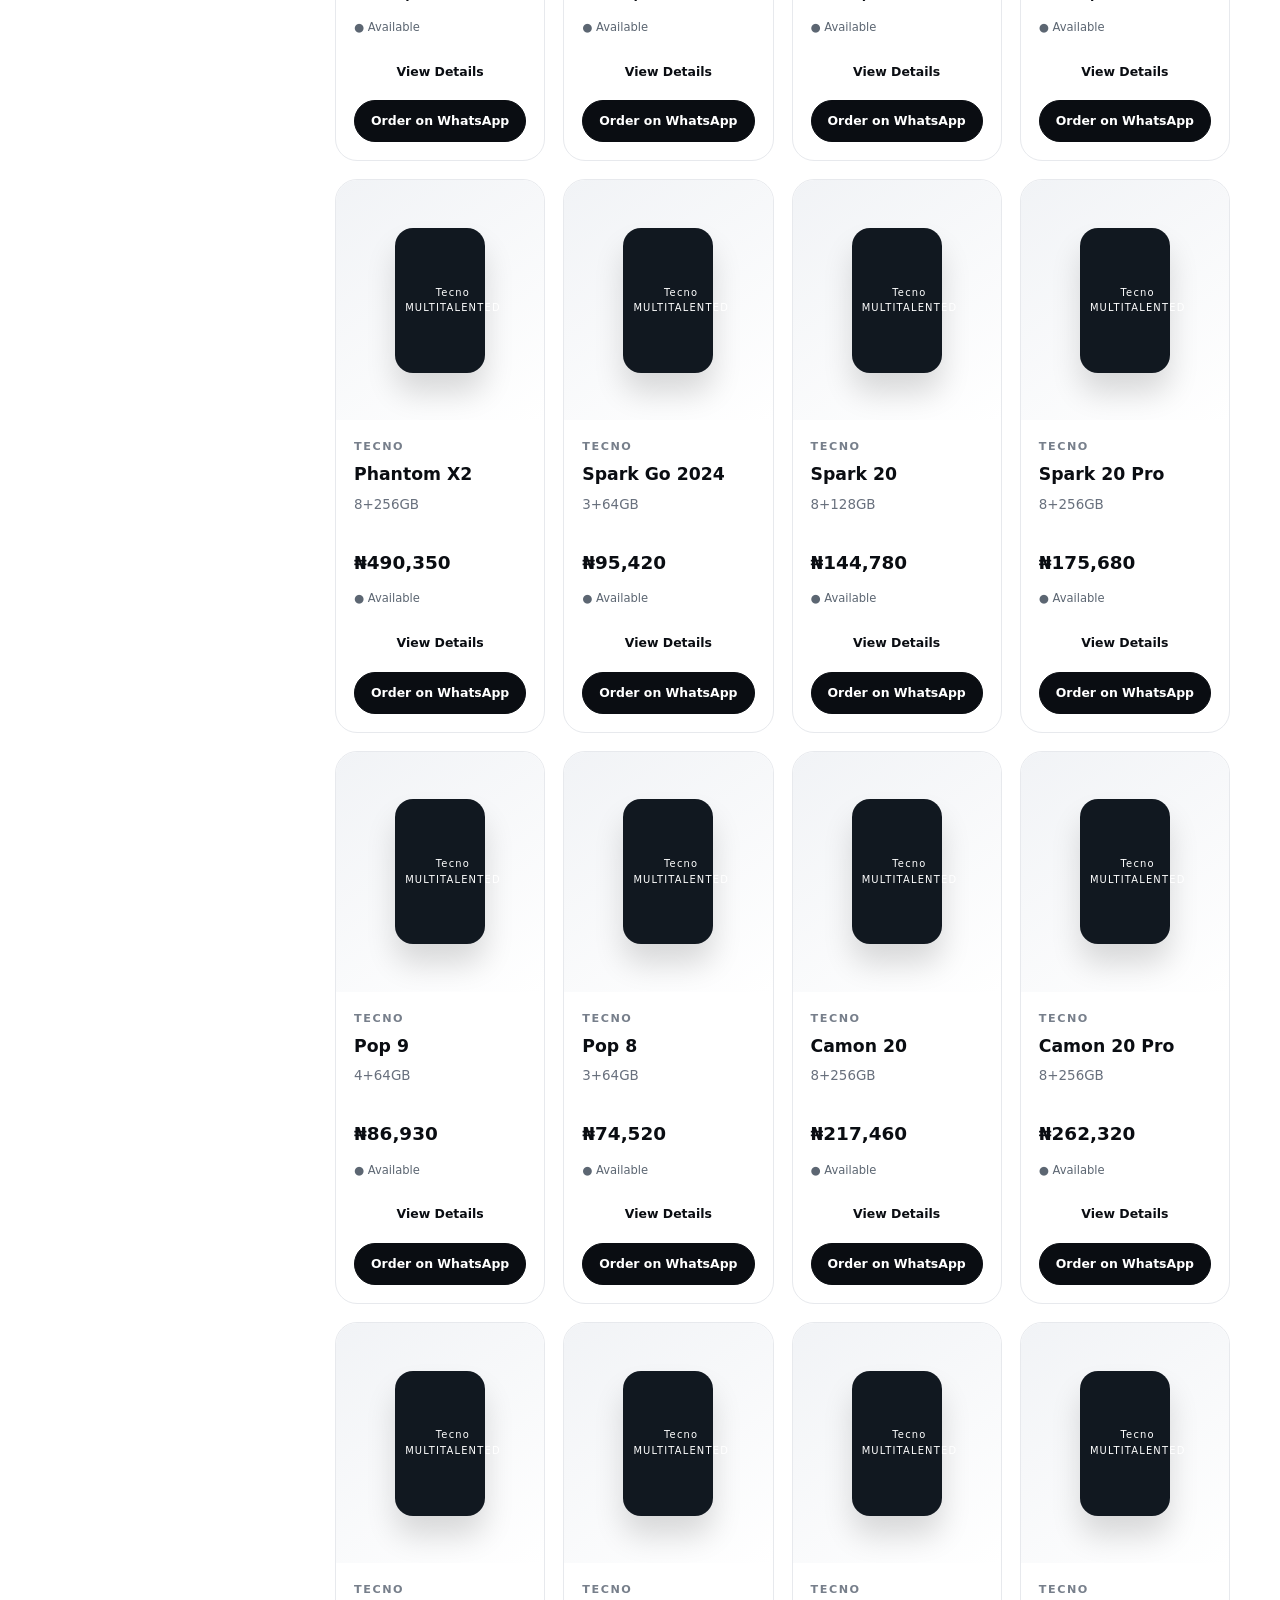
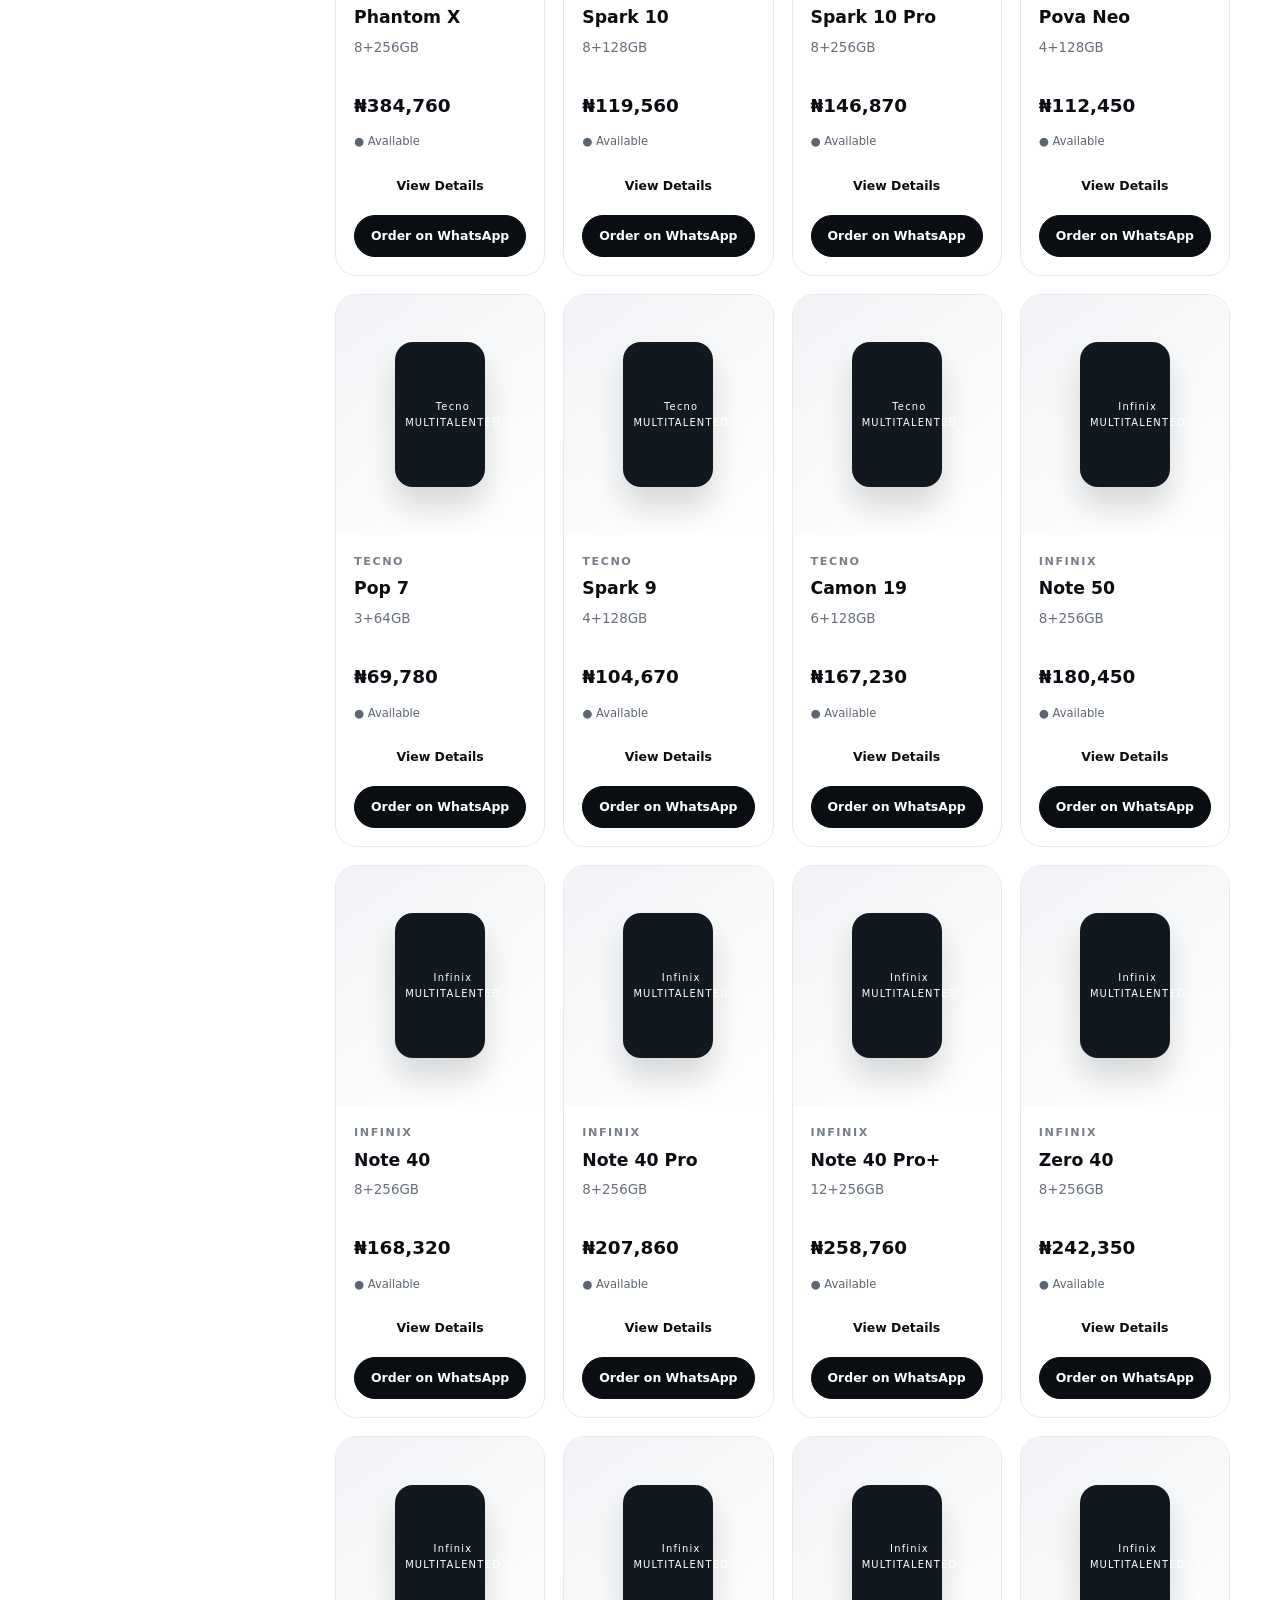
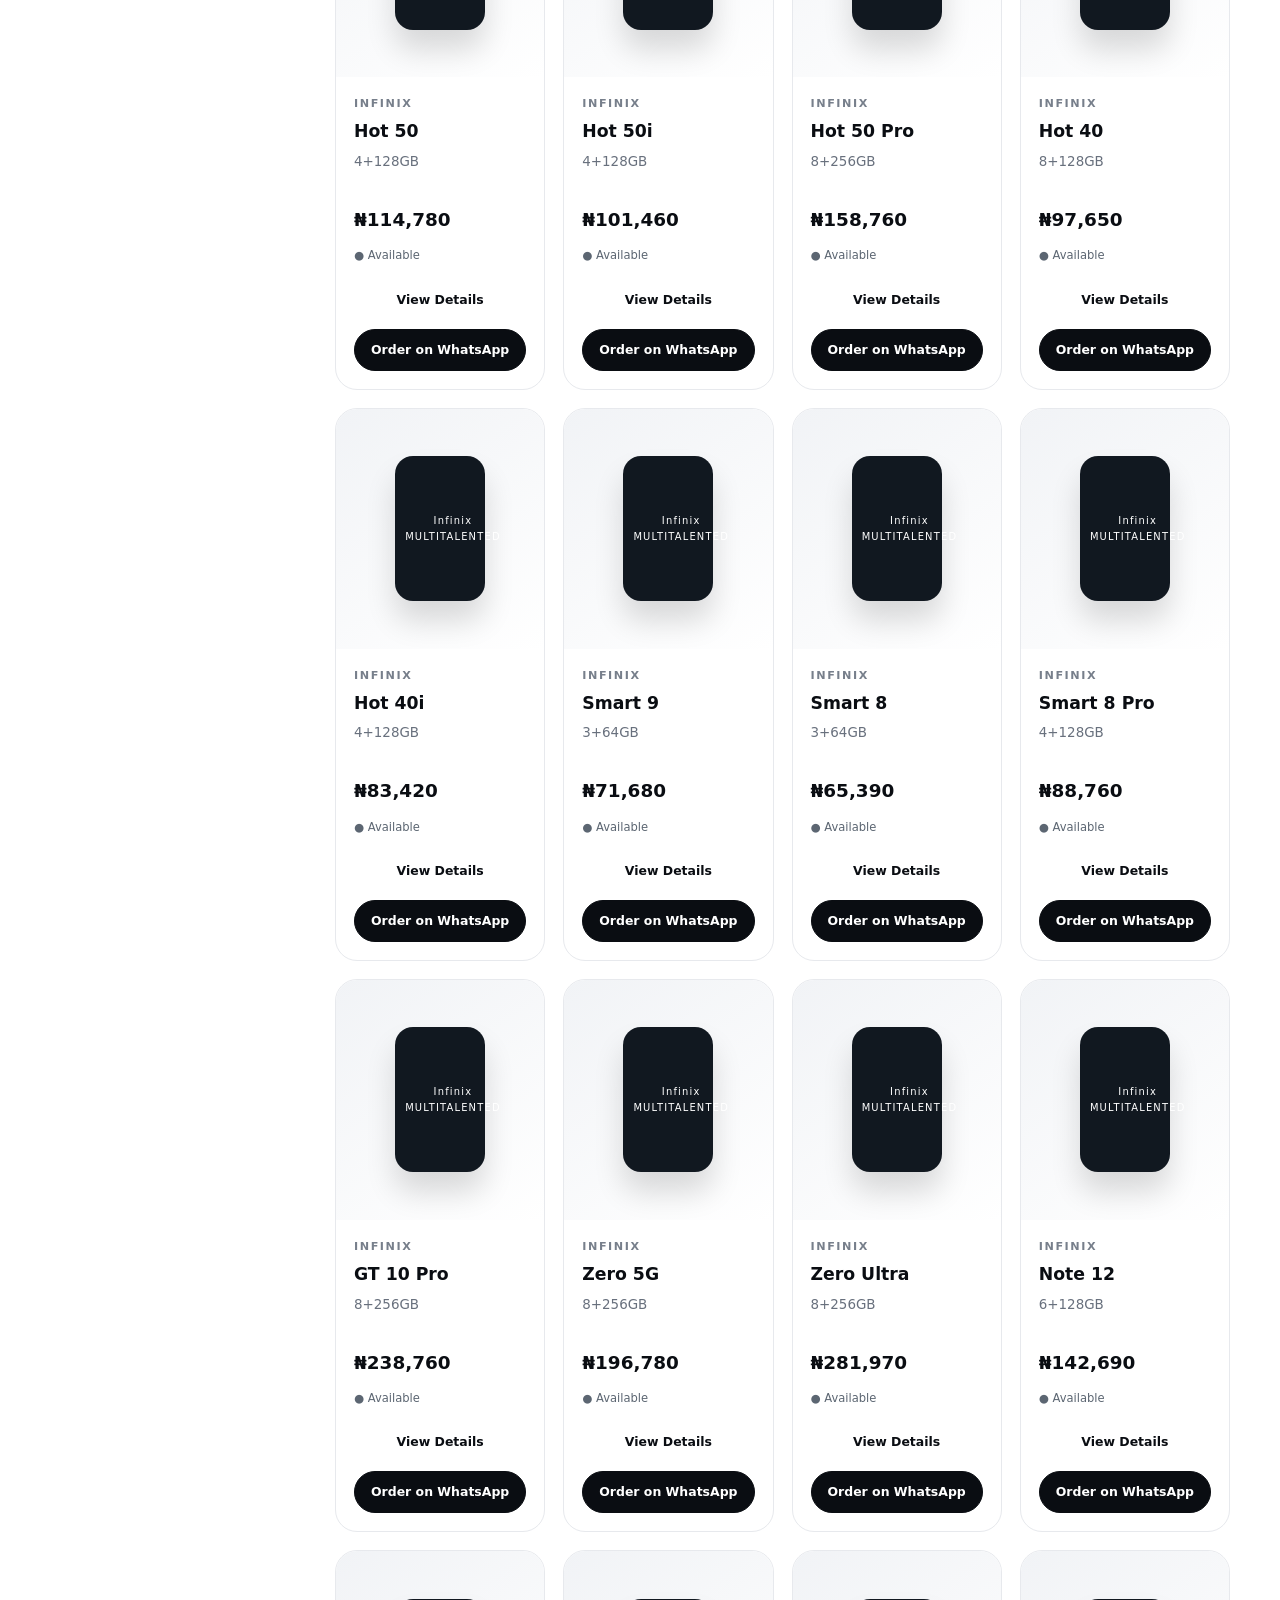
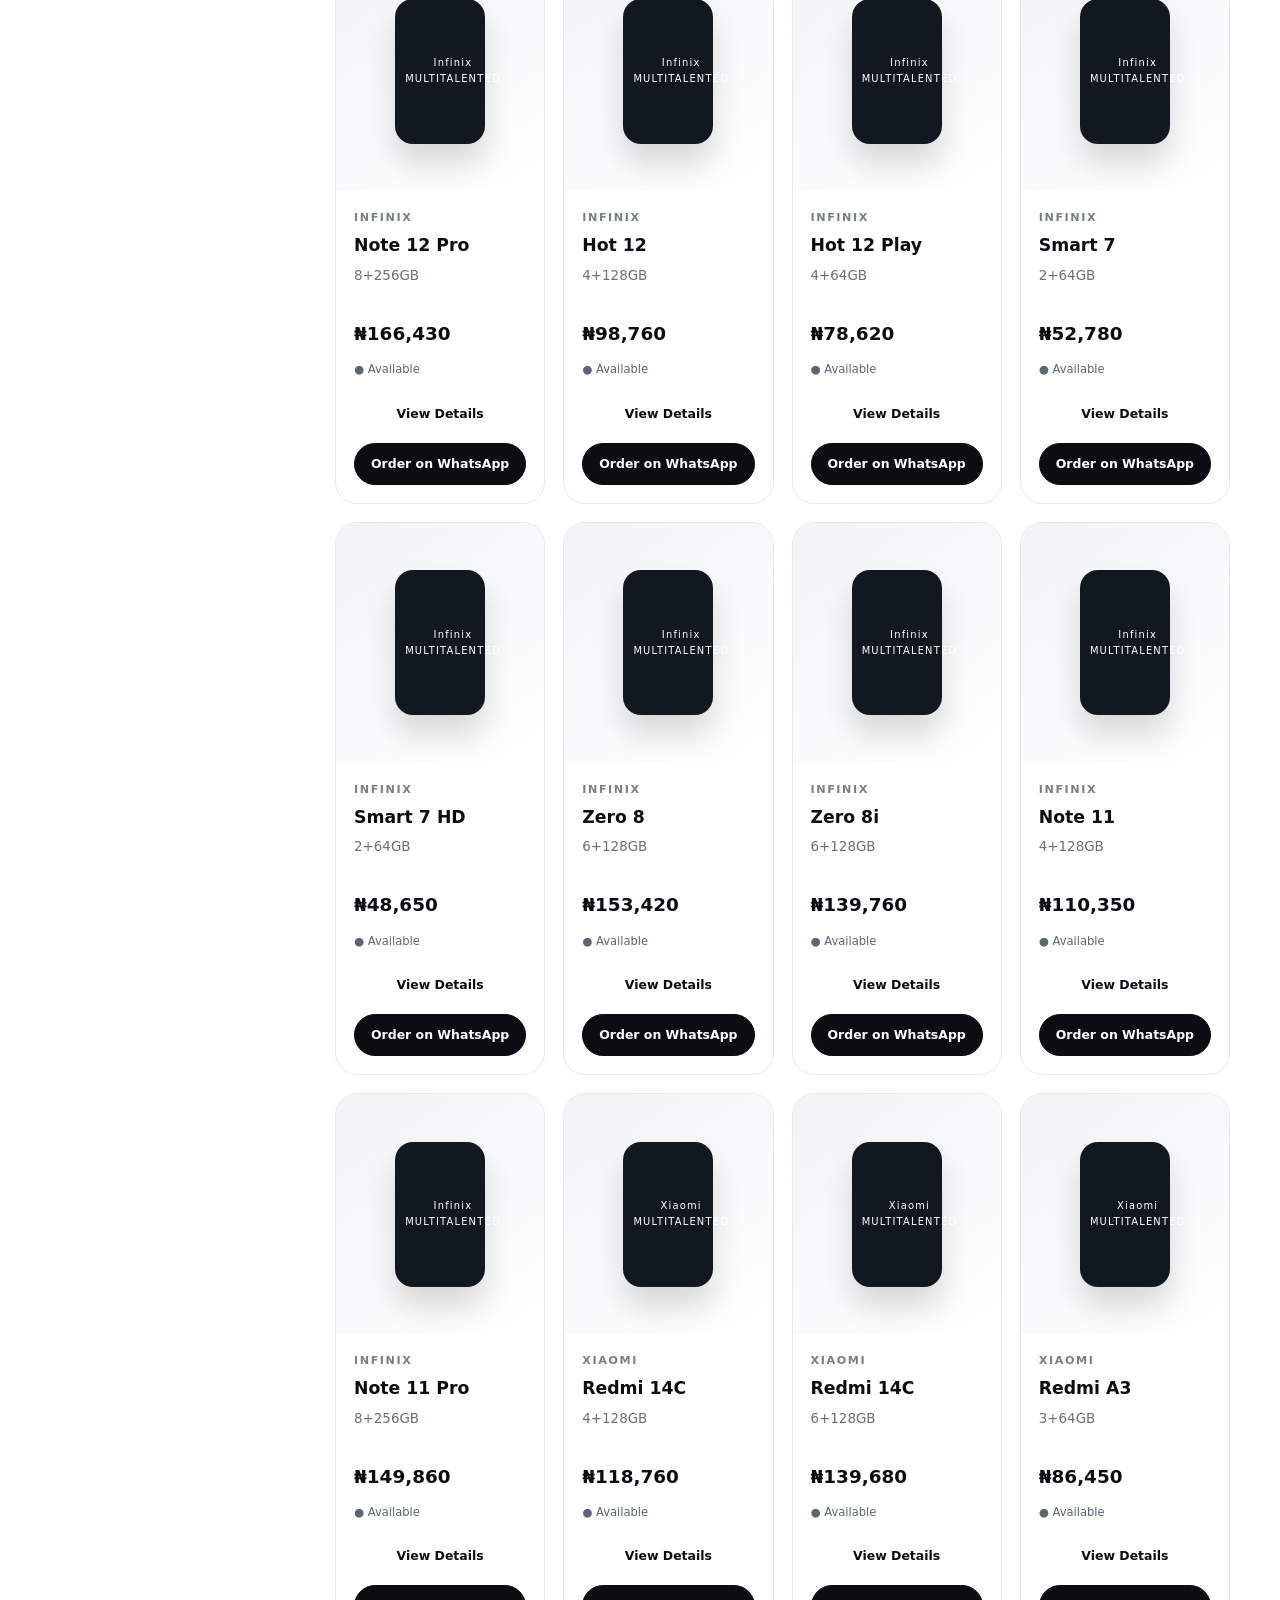
<file: shop.html>
<!doctype html>
<html lang="en">
<head><meta charset="utf-8"><meta name="viewport" content="width=device-width,initial-scale=1">
<meta name="description" content="Shop smartphones at MULTITALENTED. Search by brand, model, RAM, storage and price.">
<title>Phones & Catalogue | MULTITALENTED</title>
<link rel="stylesheet" href="css/style.css"><link rel="stylesheet" href="css/responsive.css"></head>
<body>
<header class="site-header"><div class="container nav-wrap">
<a class="brand" href="index.html">MULTI<span>TALENTED</span></a>
<button class="menu-toggle" id="menuToggle" aria-label="Open navigation" aria-expanded="false">☰</button>
<nav class="main-nav" id="mainNav"><a href="index.html">Home</a><a class="active" href="shop.html">Phones</a><a href="shop.html#gadgets">Gadgets</a><a href="repairs.html">Repairs</a><a href="shop.html#accessories">Accessories</a><a href="about.html">About</a><a href="contact.html">Contact</a><a class="btn btn-dark nav-cta" href="repairs.html">Book a Repair</a></nav>
</div></header>
<main>
<section class="page-hero"><div class="container"><span class="eyebrow">CATALOGUE</span><h1>Find your next phone.</h1><p>Search and filter the current MULTITALENTED catalogue.</p></div></section>
<section class="section"><div class="container">
<div class="catalogue-layout">
<aside class="filters">
  <div class="filter-title"><h3>Filter</h3><button id="clearFilters" class="text-link">Clear</button></div>
  <label>Search<input id="searchInput" type="search" placeholder="Search model or variant"></label>
  <label>Brand<select id="brandFilter"><option value="">All brands</option></select></label>
  <label>Model<select id="modelFilter"><option value="">All models</option></select></label>
  <label>RAM<select id="ramFilter"><option value="">All RAM</option></select></label>
  <label>Storage<select id="storageFilter"><option value="">All storage</option></select></label>
  <label>Sort<select id="sortFilter"><option value="featured">Featured</option><option value="price-asc">Price: low to high</option><option value="price-desc">Price: high to low</option><option value="name">Name A–Z</option></select></label>
</aside>
<div class="catalogue-main">
  <div class="catalogue-bar"><span id="resultCount">0 products</span><span class="muted">Prices shown in NGN where supplied.</span></div>
  <div class="product-grid" id="productGrid"></div>
  <div id="emptyState" class="empty-state hidden"><h3>No matching products</h3><p>Try clearing a filter or searching another model.</p></div>
</div>
</div>
</div></section>

<section class="section section-soft" id="gadgets"><div class="container">
<span class="eyebrow">GADGETS</span><h2>Gadgets & accessories</h2>
<p class="max-copy">The catalogue structure is ready for chargers, earbuds, power banks, watches, cases and other accessories. Add verified products to <code>js/products.js</code> when inventory is available.</p>
</div></section>
<section class="section" id="accessories"><div class="container">
<span class="eyebrow">ACCESSORIES</span><h2>Built to expand.</h2>
<p class="max-copy">No accessory products have been invented from the supplied source images. Add only real inventory and verified prices.</p>
</div></section>
</main>
<div class="modal hidden" id="productModal" aria-hidden="true"><div class="modal-backdrop" data-close-modal></div><div class="modal-card" role="dialog" aria-modal="true" aria-labelledby="modalTitle">
<button class="modal-close" data-close-modal aria-label="Close">×</button><div id="modalContent"></div></div></div>
<footer class="site-footer"><div class="container footer-bottom"><span>© <span id="year"></span> MULTITALENTED</span><a href="contact.html">Contact</a></div></footer>
<script src="js/products.js"></script><script src="js/whatsapp.js"></script><script src="js/cart.js"></script><script src="js/shop.js"></script><script src="js/main.js"></script>
</body></html>
</file>
<file: css/style.css>
:root{--ink:#0a0d12;--muted:#68707d;--line:#e7e9ed;--soft:#f5f6f8;--white:#fff;--radius:22px;--shadow:0 16px 50px rgba(10,13,18,.08)}
*{box-sizing:border-box}html{scroll-behavior:smooth}body{margin:0;font-family:Inter,ui-sans-serif,system-ui,-apple-system,BlinkMacSystemFont,"Segoe UI",sans-serif;color:var(--ink);background:#fff;line-height:1.6}a{color:inherit;text-decoration:none}button,input,select,textarea{font:inherit}button{cursor:pointer}.container{width:min(1180px,calc(100% - 40px));margin:auto}.site-header{position:sticky;top:0;z-index:50;background:rgba(255,255,255,.94);backdrop-filter:blur(16px);border-bottom:1px solid rgba(231,233,237,.8)}.nav-wrap{min-height:76px;display:flex;align-items:center;justify-content:space-between;gap:30px}.brand{font-weight:900;letter-spacing:-.05em;font-size:1.25rem}.brand span{font-weight:500}.main-nav{display:flex;align-items:center;gap:24px;font-size:.92rem}.main-nav a{color:#454b55}.main-nav a:hover,.main-nav a.active{color:var(--ink)}.nav-cta{margin-left:4px}.menu-toggle{display:none;border:0;background:none;font-size:1.6rem}.btn{display:inline-flex;align-items:center;justify-content:center;gap:10px;padding:13px 20px;border-radius:999px;border:1px solid var(--ink);font-weight:750;transition:.2s}.btn:hover{transform:translateY(-1px)}.btn-dark{background:var(--ink);color:#fff}.btn-light{background:#fff;color:var(--ink);border-color:#fff}.btn-outline-light{color:#fff;border-color:rgba(255,255,255,.45)}.eyebrow{font-size:.72rem;letter-spacing:.16em;font-weight:850;color:#6b7280}.hero{background:linear-gradient(135deg,#f7f8fa 0%,#fff 55%);padding:90px 0 70px;overflow:hidden}.hero-grid{display:grid;grid-template-columns:1fr 1fr;align-items:center;gap:70px}.hero h1{font-size:clamp(3.2rem,7vw,6.4rem);line-height:.93;letter-spacing:-.075em;margin:18px 0 28px}.hero h1 em{font-style:normal;color:#737b88}.hero p{font-size:1.1rem;max-width:560px;color:var(--muted)}.hero-actions{display:flex;gap:12px;flex-wrap:wrap;margin:28px 0}.hero-points{display:flex;gap:18px;flex-wrap:wrap;color:#555d68;font-size:.82rem}.hero-visual{height:510px;position:relative;display:grid;place-items:center}.device{position:absolute;border:8px solid #0d1016;background:#161b23;box-shadow:0 30px 70px rgba(0,0,0,.22)}.device-front{width:230px;height:450px;border-radius:36px;transform:rotate(6deg);z-index:2}.device-back{width:210px;height:420px;border-radius:34px;transform:rotate(-15deg) translate(-85px,10px);opacity:.8}.device-screen{position:absolute;inset:8px;border-radius:27px;background:radial-gradient(circle at 50% 35%,#343b47,#11151b 60%);display:flex;flex-direction:column;align-items:center;justify-content:center;color:#fff}.device-screen span{font-size:1rem;letter-spacing:.25em}.device-screen strong{font-size:1.4rem;letter-spacing:-.04em}.device-screen small{margin-top:12px;opacity:.55;letter-spacing:.16em}.hero-badge{position:absolute;z-index:3;bottom:30px;right:10px;background:#fff;padding:17px 20px;border-radius:18px;box-shadow:var(--shadow);display:flex;flex-direction:column}.hero-badge b{font-size:.75rem}.hero-badge span{font-size:.7rem;color:var(--muted)}.trust-strip{border-bottom:1px solid var(--line);border-top:1px solid var(--line)}.trust-grid{display:grid;grid-template-columns:repeat(4,1fr)}.trust-grid>div{padding:22px 18px;border-right:1px solid var(--line);display:flex;flex-direction:column}.trust-grid>div:last-child{border-right:0}.trust-grid span{font-size:.78rem;color:var(--muted)}.section{padding:90px 0}.section-soft{background:var(--soft)}.section-head{display:flex;justify-content:space-between;align-items:end;margin-bottom:30px}.section h2{font-size:clamp(2rem,4vw,3.5rem);letter-spacing:-.055em;line-height:1;margin:12px 0}.text-link{font-weight:750;border:0;background:none}.product-grid{display:grid;grid-template-columns:repeat(4,1fr);gap:18px}.product-card{border:1px solid var(--line);border-radius:var(--radius);overflow:hidden;background:#fff;transition:.2s;display:flex;flex-direction:column}.product-card:hover{transform:translateY(-3px);box-shadow:var(--shadow)}.product-image{height:240px;background:linear-gradient(145deg,#f1f3f6,#fff);display:grid;place-items:center;position:relative}.product-image img{width:72%;height:82%;object-fit:contain}.product-placeholder{width:90px;height:145px;border-radius:18px;background:#111820;box-shadow:0 20px 30px rgba(0,0,0,.14);display:grid;place-items:center;color:#fff;font-size:.62rem;letter-spacing:.12em;text-align:center;padding:10px}.product-body{padding:18px}.product-brand{font-size:.7rem;text-transform:uppercase;letter-spacing:.14em;color:#777f8b;font-weight:850}.product-card h3{font-size:1.08rem;margin:5px 0}.variant{font-size:.84rem;color:var(--muted);min-height:42px}.price{font-size:1.15rem;font-weight:900;margin:12px 0}.availability{font-size:.72rem;color:#5c6672;margin-bottom:14px}.product-actions{display:grid;grid-template-columns:1fr;gap:8px}.product-actions .btn{padding:10px 12px;font-size:.78rem}.split{display:grid;grid-template-columns:1fr 1fr;gap:60px;align-items:center}.service-grid{display:grid;grid-template-columns:1fr 1fr;gap:14px}.service-card,.benefit-grid article,.contact-card{background:#fff;border:1px solid var(--line);border-radius:20px;padding:24px}.service-card span,.benefit-grid span{font-size:.75rem;color:#7a828e}.service-card h3{margin:35px 0 4px}.service-card p,.benefit-grid p{margin:0;color:var(--muted);font-size:.88rem}.brand-grid{display:grid;grid-template-columns:repeat(5,1fr);gap:12px}.brand-grid a{border:1px solid var(--line);border-radius:16px;padding:25px;font-weight:800;text-align:center;background:#fff}.dark-section{background:#0a0d12;color:#fff}.dark-section .eyebrow{color:#9aa2ad}.cta-grid{display:flex;justify-content:space-between;align-items:center;gap:30px}.site-footer{background:#0a0d12;color:#fff;padding:55px 0 20px}.footer-grid{display:grid;grid-template-columns:2fr 1fr 1fr;gap:40px;padding-bottom:40px}.footer-grid>div{display:flex;flex-direction:column;gap:8px}.footer-grid h4{margin:0 0 8px}.footer-grid span,.footer-grid p,.footer-grid a{color:#9aa2ad;font-size:.85rem}.footer-brand{color:#fff}.footer-bottom{border-top:1px solid #252a31;padding-top:18px;display:flex;justify-content:space-between;color:#8f97a3;font-size:.78rem}.page-hero{background:var(--soft);padding:75px 0}.page-hero h1{font-size:clamp(2.8rem,6vw,5.5rem);line-height:.95;letter-spacing:-.07em;margin:15px 0}.page-hero p{color:var(--muted);max-width:650px}.catalogue-layout{display:grid;grid-template-columns:250px 1fr;gap:35px}.filters{position:sticky;top:100px;align-self:start;border:1px solid var(--line);padding:20px;border-radius:20px}.filter-title{display:flex;justify-content:space-between;align-items:center;margin-bottom:18px}.filter-title h3{margin:0}.filters label,.pro-form label{display:block;font-size:.78rem;font-weight:750;margin-bottom:14px}.filters input,.filters select,.pro-form input,.pro-form select,.pro-form textarea{width:100%;margin-top:7px;padding:12px 13px;border:1px solid #dfe3e8;border-radius:12px;background:#fff;outline:none}.filters input:focus,.filters select:focus,.pro-form input:focus,.pro-form select:focus,.pro-form textarea:focus{border-color:#7d8794;box-shadow:0 0 0 3px rgba(125,135,148,.12)}.catalogue-bar{display:flex;justify-content:space-between;gap:20px;margin-bottom:18px;font-size:.82rem}.muted{color:var(--muted)}.empty-state{text-align:center;border:1px dashed #cfd4db;border-radius:20px;padding:60px}.hidden{display:none!important}.modal{position:fixed;inset:0;z-index:100;display:grid;place-items:center;padding:20px}.modal-backdrop{position:absolute;inset:0;background:rgba(0,0,0,.58)}.modal-card{position:relative;z-index:2;background:#fff;border-radius:24px;width:min(720px,100%);max-height:90vh;overflow:auto;padding:30px}.modal-close{position:absolute;right:15px;top:12px;border:0;background:#f0f2f5;width:38px;height:38px;border-radius:50%;font-size:1.5rem}.modal-product{display:grid;grid-template-columns:220px 1fr;gap:30px;align-items:center}.form-layout{display:grid;grid-template-columns:.8fr 1.2fr;gap:70px}.pro-form{display:grid;grid-template-columns:1fr 1fr;gap:8px 16px}.pro-form label:nth-last-of-type(2),.pro-form label:nth-last-of-type(1),.pro-form button,.pro-form .form-status{grid-column:1/-1}.pro-form textarea{resize:vertical}.form-status{min-height:24px;font-size:.84rem}.benefit-grid{display:grid;grid-template-columns:repeat(3,1fr);gap:16px}.benefit-grid h3{margin:28px 0 8px}.contact-grid{display:grid;grid-template-columns:1fr 1fr;gap:20px}.contact-card p{color:#515a67}
</file>
<file: css/responsive.css>
@media(max-width:1000px){.main-nav{gap:14px}.product-grid{grid-template-columns:repeat(3,1fr)}.hero-grid{gap:30px}.hero-visual{height:440px}.brand-grid{grid-template-columns:repeat(3,1fr)}}
@media(max-width:820px){.menu-toggle{display:block}.main-nav{display:none;position:absolute;left:20px;right:20px;top:72px;background:#fff;border:1px solid var(--line);border-radius:18px;padding:14px;box-shadow:var(--shadow);flex-direction:column;align-items:stretch}.main-nav.open{display:flex}.main-nav a{padding:9px 6px}.nav-cta{text-align:center}.hero-grid,.split,.form-layout,.contact-grid{grid-template-columns:1fr}.hero{padding-top:55px}.hero-visual{order:-1;height:390px}.hero h1{font-size:clamp(3rem,13vw,5rem)}.trust-grid{grid-template-columns:1fr 1fr}.trust-grid>div:nth-child(2){border-right:0}.trust-grid>div:nth-child(-n+2){border-bottom:1px solid var(--line)}.catalogue-layout{grid-template-columns:1fr}.filters{position:static}.service-grid{margin-top:15px}.cta-grid{display:block}.cta-grid .hero-actions{margin-bottom:0}.footer-grid{grid-template-columns:1fr 1fr}}
@media(max-width:600px){.container{width:min(100% - 28px,1180px)}.section{padding:65px 0}.hero{padding:40px 0 55px}.hero-visual{height:350px}.device-front{width:185px;height:355px}.device-back{width:170px;height:330px}.hero-badge{right:0;bottom:10px}.product-grid{grid-template-columns:1fr 1fr;gap:12px}.product-image{height:185px}.product-body{padding:13px}.product-card h3{font-size:.92rem}.variant{font-size:.75rem;min-height:35px}.price{font-size:.95rem}.product-actions .btn{font-size:.7rem;padding:9px 8px}.brand-grid{grid-template-columns:1fr 1fr}.section-head{align-items:start;gap:15px;display:block}.section-head .text-link{display:inline-block;margin-top:8px}.pro-form{grid-template-columns:1fr}.pro-form label:nth-last-of-type(2),.pro-form label:nth-last-of-type(1),.pro-form button,.pro-form .form-status{grid-column:auto}.modal-product{grid-template-columns:1fr}.modal-product .product-image{height:220px}.footer-grid{grid-template-columns:1fr}.footer-bottom{display:block}.footer-bottom>*{display:block;margin-bottom:7px}.catalogue-bar{display:block}.catalogue-bar .muted{display:block;margin-top:5px}}
</file>
